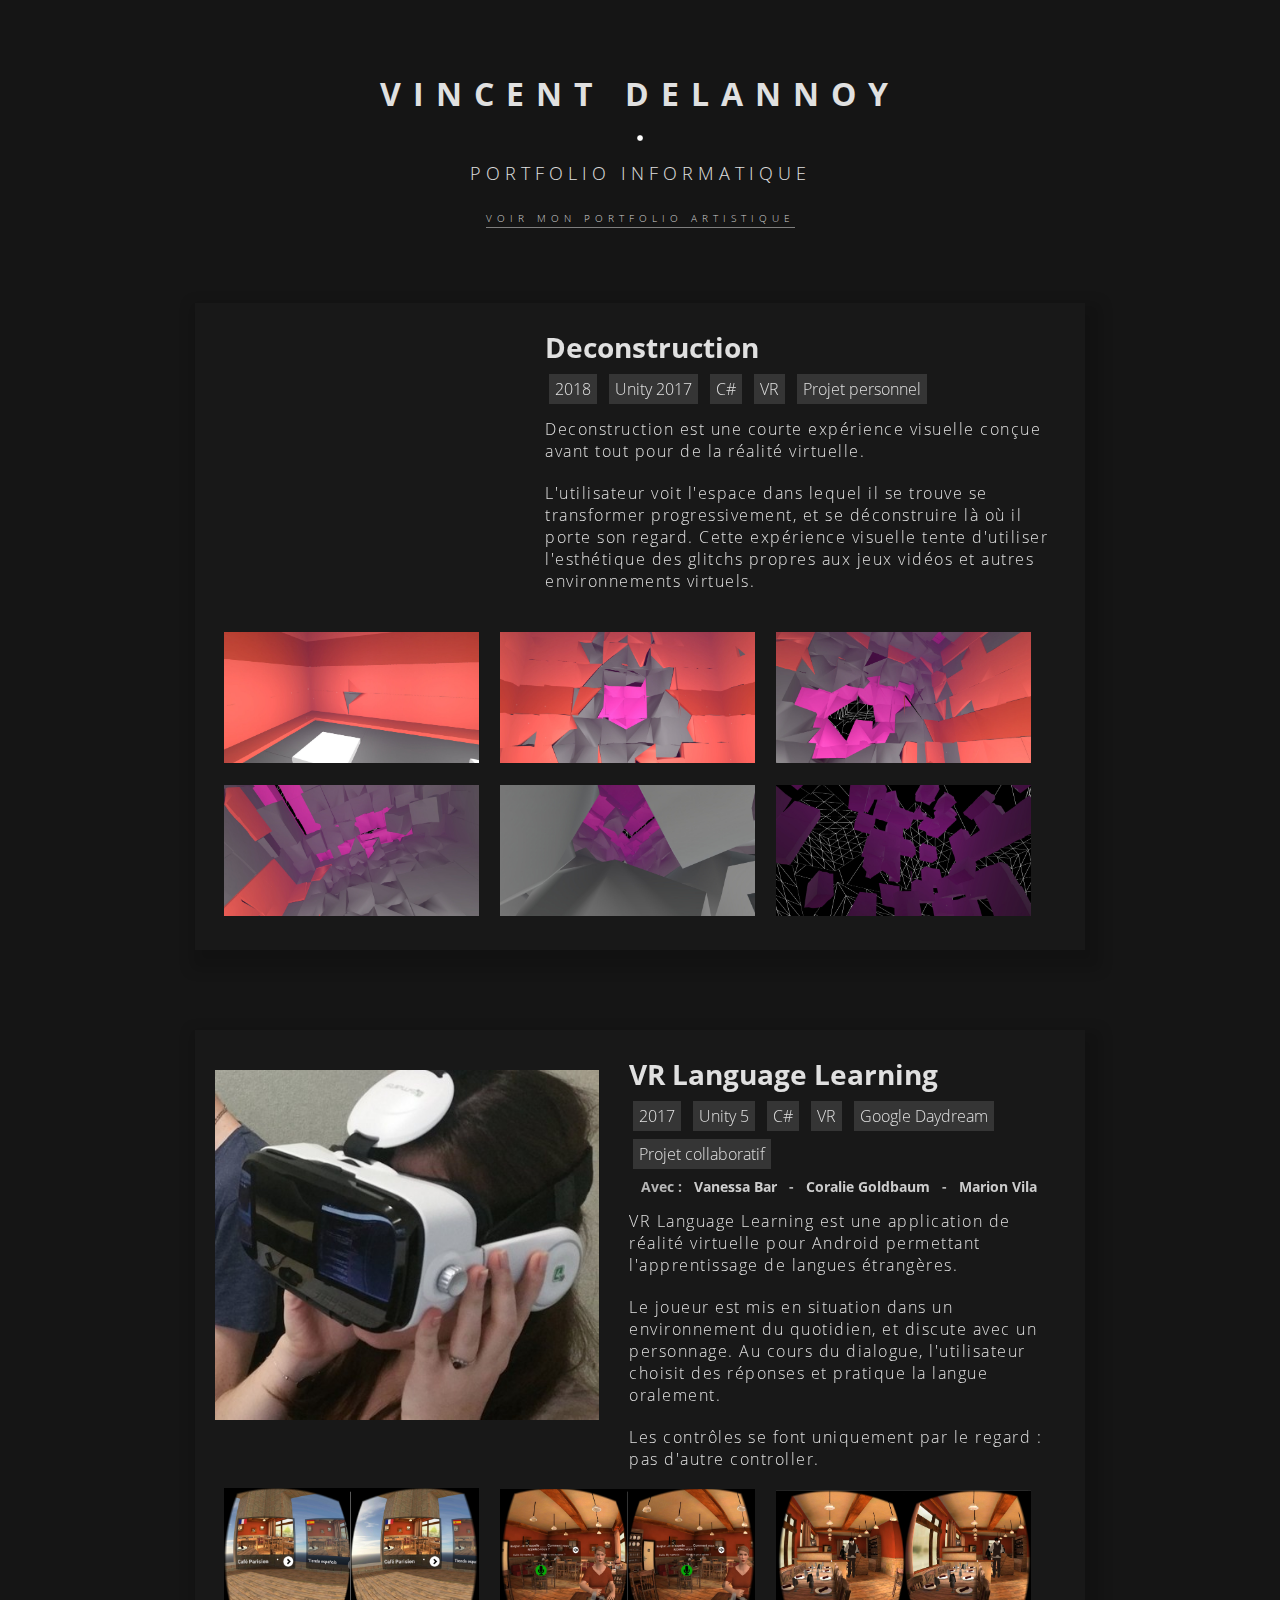
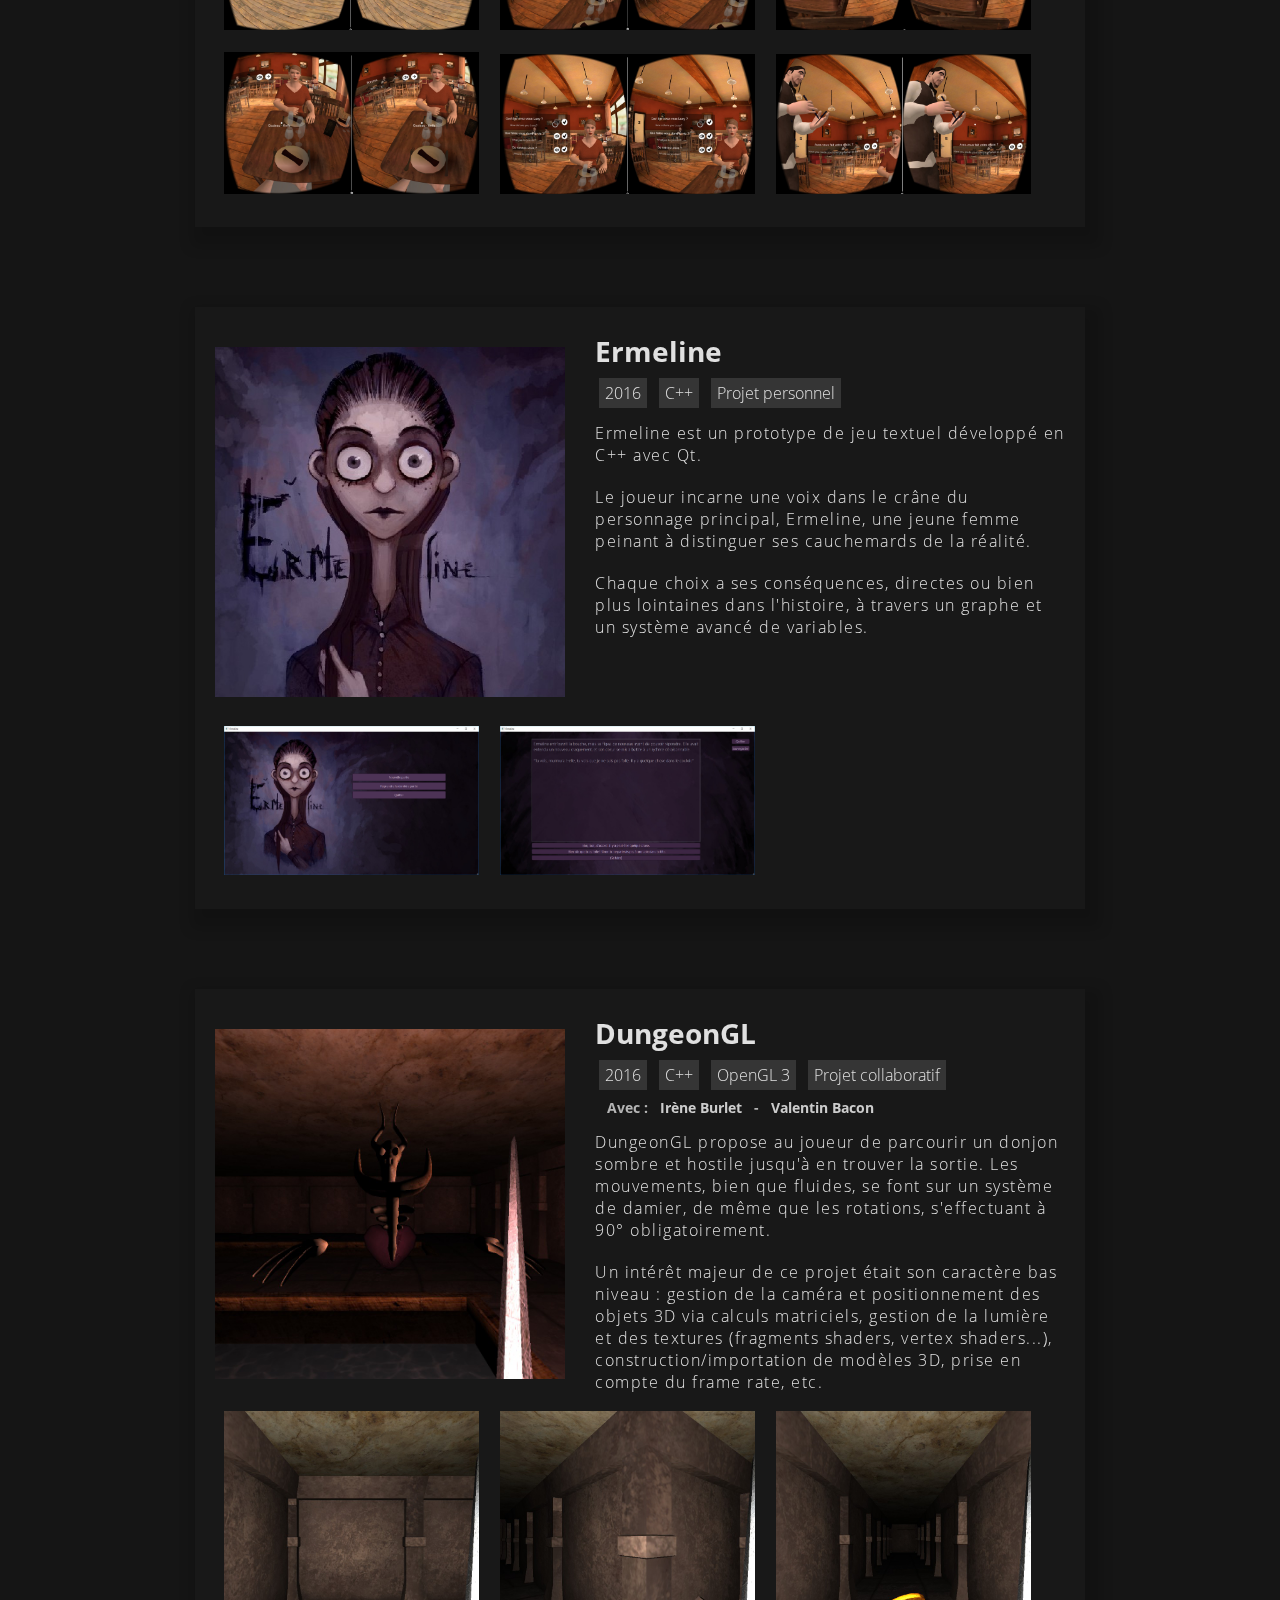
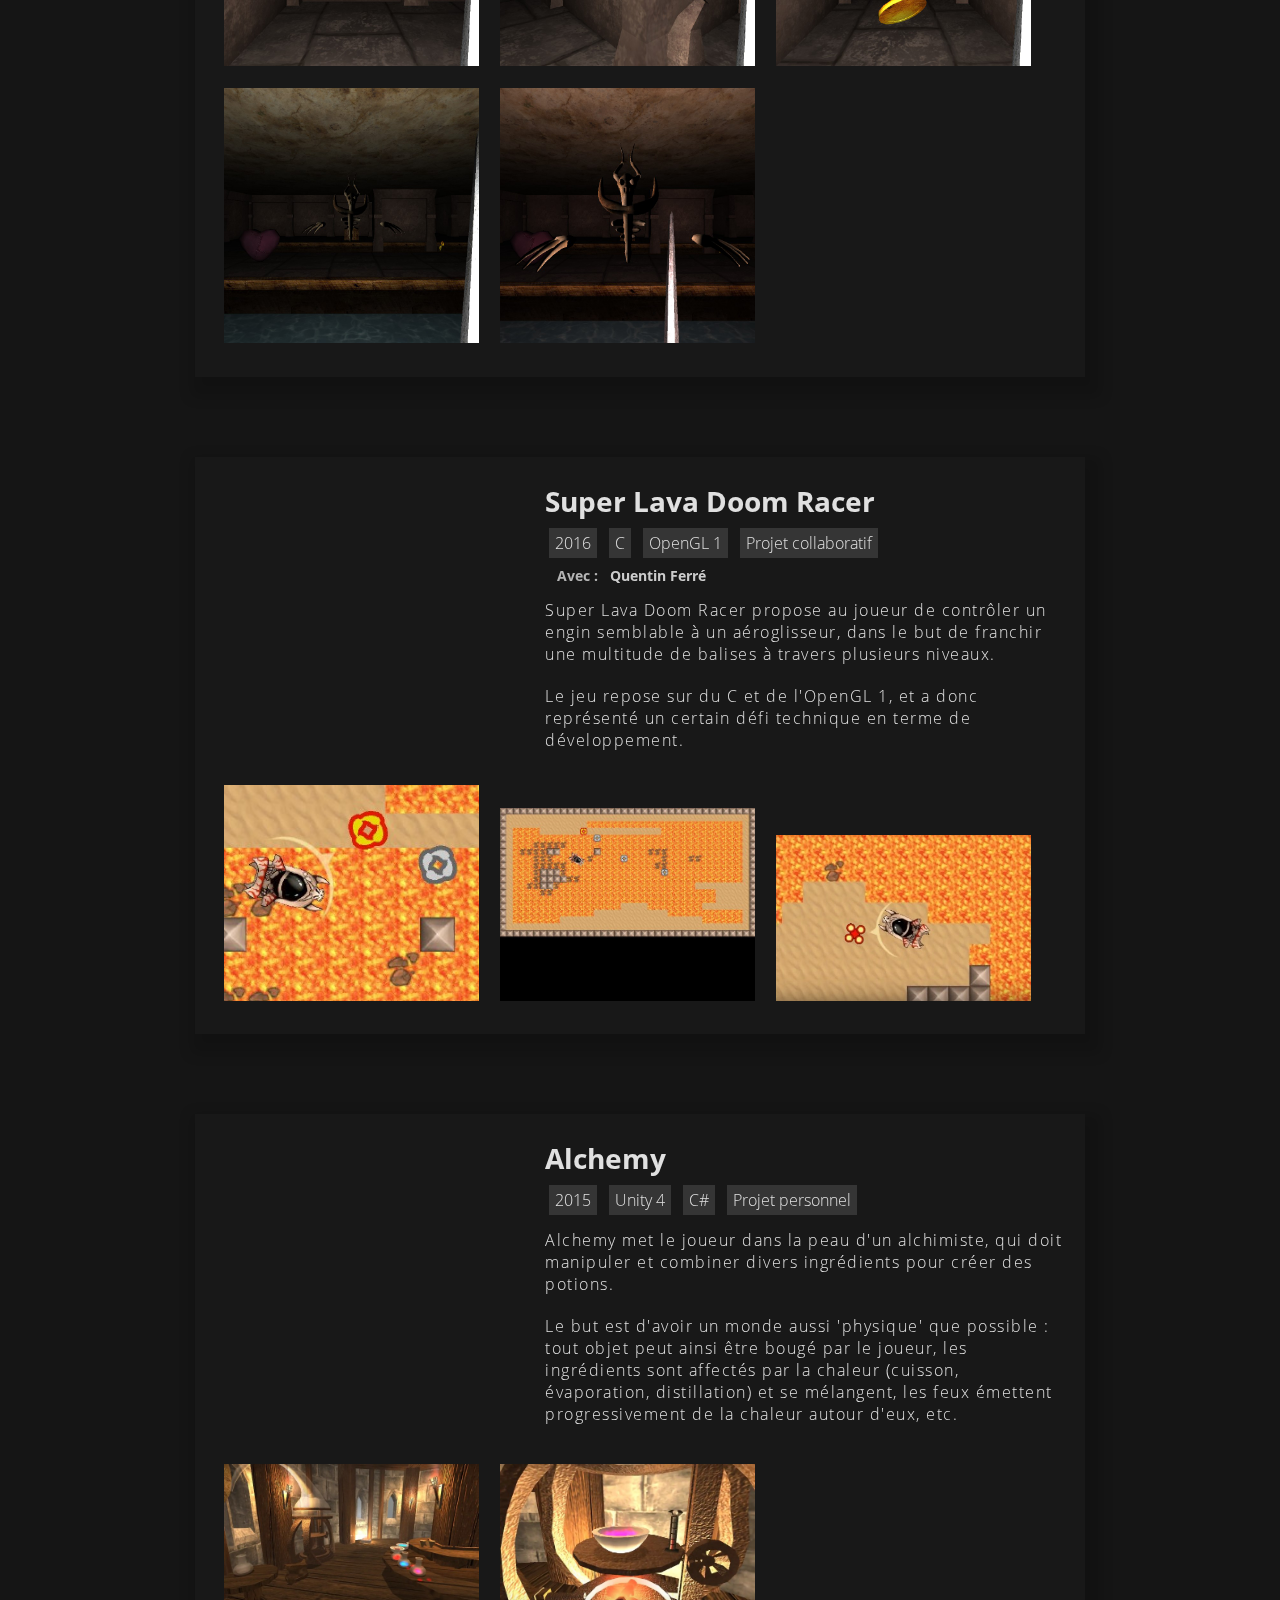
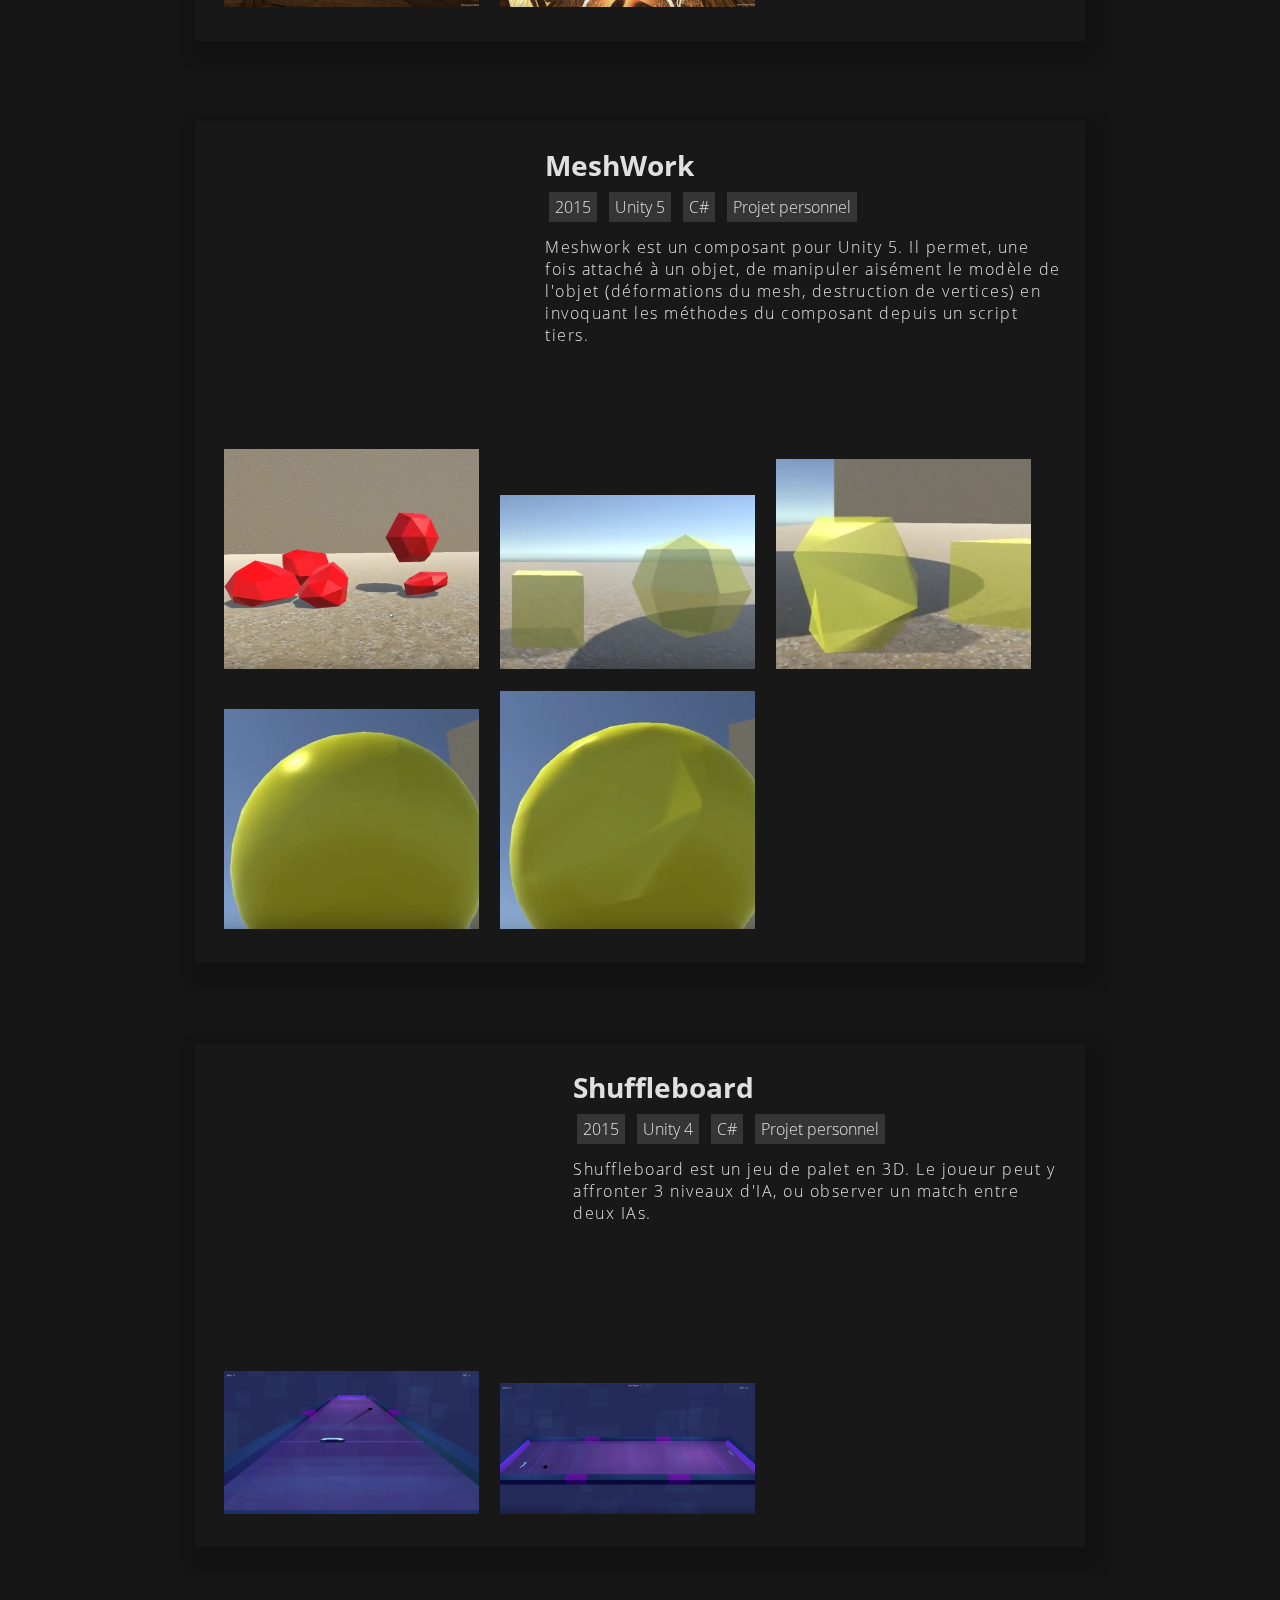
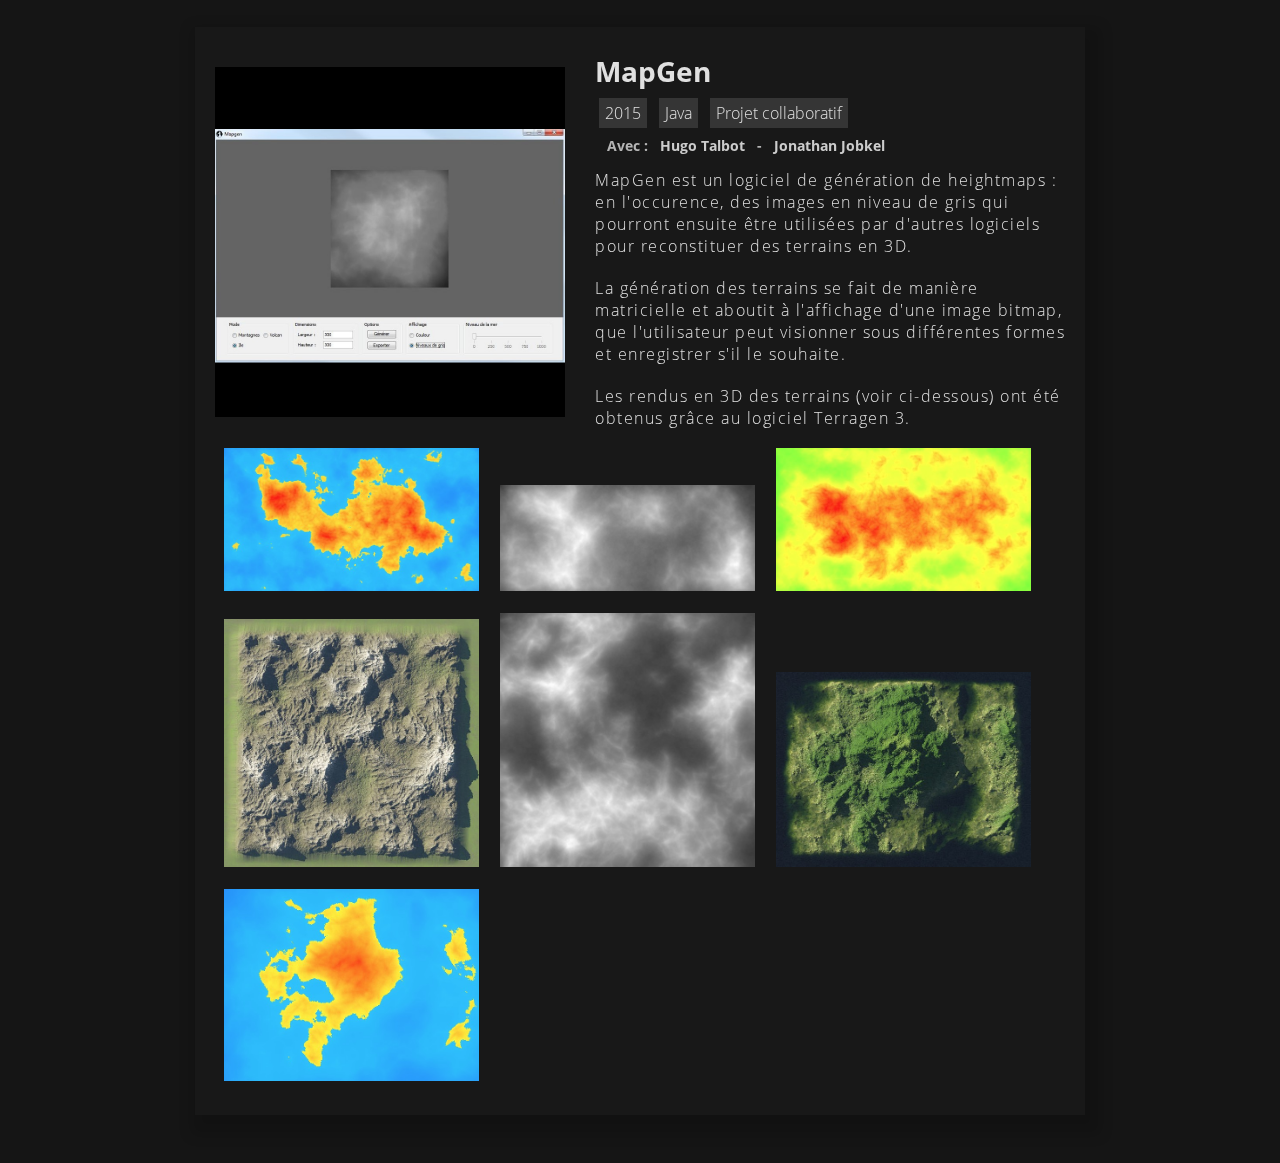
<file: index.html>
<!DOCTYPE html>
<html lang="fr">
	<head>
		<meta name="description" content="Vincent Delannoy. IMAC engineer." />
		<meta name="keywords" content="vincent, delannoy, imac, portfolio, it, computing, informatique, ingenieur, engineer" />
		<meta http-equiv="Content-Type" content="text/html; charset=utf-8" />
		<title>Vincent Delannoy - Ingénieur IMAC</title>
		<link rel="stylesheet" type="text/css" media="screen" href="css/style.css" />
	</head>
	
	<body>
		<header>
			<h1>Vincent Delannoy</h1>
			<img class="separator" src="images/site/round.png">
			<p class="subtitle">Portfolio informatique</p>
			<a href="art.html">Voir mon portfolio artistique</a>
		</header>
	
		<div class="itMenu">

			<div class="project" >
				<div class="horizontal">
					<iframe class="projMainVisual" src="https://www.youtube.com/embed/vd2i4fpXgkU" frameborder="0" allowfullscreen></iframe>
					<div class="projInfos">
						<p class="projTitle">Deconstruction</p>
						<div class="projIitleBox">
							<p class="box">2018</p>
							<p class="box">Unity 2017</p>
							<p class="box">C#</p>
							<p class="box">VR</p>
							<p class="box">Projet personnel</p>
						</div>
						<p class="projDesc">Deconstruction est une courte expérience visuelle conçue avant tout pour de la réalité virtuelle.</p>
						<p class="projDesc">L'utilisateur voit l'espace dans lequel il se trouve se transformer progressivement, et se déconstruire là où il porte son regard.
						Cette expérience visuelle tente d'utiliser l'esthétique des glitchs propres aux jeux vidéos et autres environnements virtuels.</p>
					</div>
				</div>
				<div class="projOtherVisuals">
					<a target="_blank" href="images/it/Deconstruction01.jpg"><div><img class="thumnail" src="images/it/Deconstruction01.jpg"></div></a>
					<a target="_blank" href="images/it/Deconstruction02.jpg"><div><img class="thumnail" src="images/it/Deconstruction02.jpg"></div></a>
					<a target="_blank" href="images/it/Deconstruction03.jpg"><div><img class="thumnail" src="images/it/Deconstruction03.jpg"></div></a>
					<a target="_blank" href="images/it/Deconstruction04.jpg"><div><img class="thumnail" src="images/it/Deconstruction04.jpg"></div></a>
					<a target="_blank" href="images/it/Deconstruction05.jpg"><div><img class="thumnail" src="images/it/Deconstruction05.jpg"></div></a>
					<a target="_blank" href="images/it/Deconstruction06.jpg"><div><img class="thumnail" src="images/it/Deconstruction06.jpg"></div></a>
				</div>
			</div>
			
			<div class="project" >
				<div class="horizontal">
					<img class="projMainVisual" src="images/it/vrlanguage01.jpg">
					<div class="projInfos">
						<p class="projTitle">VR Language Learning</p>
						<div class="projIitleBox">
							<p class="box">2017</p>
							<p class="box">Unity 5</p>
							<p class="box">C#</p>
							<p class="box">VR</p>
							<p class="box">Google Daydream</p>
							<p class="box">Projet collaboratif</p>
							<div class="collaborators">
								<p>Avec :</p>
								<a class="linkAnim collab" target="_blank" href="https://vanessa-bar.github.io/">Vanessa Bar</a>
								<p> - </p>
								<a class="linkAnim collab" target="_blank" href="http://coraliegoldbaum.fr/">Coralie Goldbaum</a>
								<p> - </p>
								<a class="linkAnim collab" target="_blank" href="http://vila-marion.fr/">Marion Vila</a>
							</div>
						</div>
						<p class="projDesc">VR Language Learning est une application de réalité virtuelle pour Android permettant l'apprentissage de langues étrangères.</p>
						<p class="projDesc">Le joueur est mis en situation dans un environnement du quotidien, et discute avec un personnage. Au cours du dialogue, l'utilisateur choisit des réponses et pratique la langue oralement.</p> 
						<p class="projDesc">Les contrôles se font uniquement par le regard : pas d'autre controller.</p> 
					</div>
				</div>
				<div class="projOtherVisuals">
					<a target="_blank" href="images/it/vrlanguage02.jpg"><div><img class="thumnail" src="images/it/vrlanguage02.jpg"></div></a>
					<a target="_blank" href="images/it/vrlanguage03.jpg"><div><img class="thumnail" src="images/it/vrlanguage03.jpg"></div></a>
					<a target="_blank" href="images/it/vrlanguage04.jpg"><div><img class="thumnail" src="images/it/vrlanguage04.jpg"></div></a>
					<a target="_blank" href="images/it/vrlanguage05.jpg"><div><img class="thumnail" src="images/it/vrlanguage05.jpg"></div></a>
					<a target="_blank" href="images/it/vrlanguage06.jpg"><div><img class="thumnail" src="images/it/vrlanguage06.jpg"></div></a>
					<a target="_blank" href="images/it/vrlanguage07.jpg"><div><img class="thumnail" src="images/it/vrlanguage07.jpg"></div></a>
				</div>
			</div>
			
			<div class="project" >
				<div class="horizontal">
					<img class="projMainVisual" src="images/it/Ermeline.jpg">
					<div class="projInfos">
						<p class="projTitle">Ermeline</p>
						<div class="projIitleBox">
							<p class="box">2016</p>
							<p class="box">C++</p>
							<p class="box">Projet personnel</p>
						</div>
						<p class="projDesc">Ermeline est un prototype de jeu textuel développé en C++ avec Qt.</p>
						<p class="projDesc">Le joueur incarne une voix dans le crâne du personnage principal, Ermeline, une jeune femme peinant à distinguer ses cauchemards de la réalité.</p> 
						<p class="projDesc">Chaque choix a ses conséquences, directes ou bien plus lointaines dans l'histoire, à travers un graphe et un système avancé de variables.</p> 
					</div>
				</div>
				<div class="projOtherVisuals">
					<a target="_blank" href="images/it/Ermeline01.jpg"><div><img class="thumnail" src="images/it/Ermeline01.jpg"></div></a>
					<a target="_blank" href="images/it/Ermeline02.jpg"><div><img class="thumnail" src="images/it/Ermeline02.jpg"></div></a>
				</div>
			</div>
			
			<div class="project" >
				<div class="horizontal">
					<img class="projMainVisual" src="images/it/DungeonGL07.jpg">
					<div class="projInfos">
						<p class="projTitle">DungeonGL</p>
						<div class="projIitleBox">
							<p class="box">2016</p>
							<p class="box">C++</p>
							<p class="box">OpenGL 3</p>
							<p class="box">Projet collaboratif</p>
							<div class="collaborators">
								<p>Avec :</p>
								<p class="collab">Irène Burlet</p>
								<p> - </p>
								<p class="collab">Valentin Bacon</p>
							</div>
						</div>
						<p class="projDesc">DungeonGL propose au joueur de parcourir un donjon sombre et hostile jusqu'à en trouver la sortie. Les mouvements, bien que fluides, se font sur un système de damier, de même que les rotations, s'effectuant à 90° obligatoirement.</p>
						<p class="projDesc">Un intérêt majeur de ce projet était son caractère bas niveau : gestion de la caméra et positionnement des objets 3D via calculs matriciels, gestion de la lumière et des textures (fragments shaders, vertex shaders...), construction/importation de modèles 3D, prise en compte du frame rate, etc.</p> 
					</div>
				</div>
				<div class="projOtherVisuals">
					<a target="_blank" href="images/it/DungeonGL01.jpg"><div><img class="thumnail" src="images/it/DungeonGL01.jpg"></div></a>
					<a target="_blank" href="images/it/DungeonGL02.jpg"><div><img class="thumnail" src="images/it/DungeonGL02.jpg"></div></a>
					<a target="_blank" href="images/it/DungeonGL03.jpg"><div><img class="thumnail" src="images/it/DungeonGL03.jpg"></div></a>
					<a target="_blank" href="images/it/DungeonGL04.jpg"><div><img class="thumnail" src="images/it/DungeonGL04.jpg"></div></a>
					<a target="_blank" href="images/it/DungeonGL06.jpg"><div><img class="thumnail" src="images/it/DungeonGL06.jpg"></div></a>
				</div>
			</div>

			<div class="project" >
				<div class="horizontal">
					<iframe class="projMainVisual" src="https://www.youtube.com/embed/GVJ3AVyT9Uo" frameborder="0" allowfullscreen></iframe>
					<div class="projInfos">
						<p class="projTitle">Super Lava Doom Racer</p>
						<div class="projIitleBox">
							<p class="box">2016</p>
							<p class="box">C</p>
							<p class="box">OpenGL 1</p>
							<p class="box">Projet collaboratif</p>
							<div class="collaborators">
								<p>Avec :</p>
								<a class="linkAnim collab" target="_blank" href="https://www.linkedin.com/in/quentin-ferre">Quentin Ferré</a>
							</div>
						</div>
						<p class="projDesc">Super Lava Doom Racer propose au joueur de contrôler un engin semblable à un aéroglisseur, dans le but de franchir une multitude de balises à travers plusieurs niveaux.</p>
						<p class="projDesc">Le jeu repose sur du C et de l'OpenGL 1, et a donc représenté un certain défi technique en terme de développement.</p> 
					</div>
				</div>
				<div class="projOtherVisuals">
					<a target="_blank" href="images/it/SLDR01.jpg"><div><img class="thumnail" src="images/it/SLDR01.jpg"></div></a>
					<a target="_blank" href="images/it/SLDR03.jpg"><div><img class="thumnail" src="images/it/SLDR03.jpg"></div></a>
					<a target="_blank" href="images/it/SLDR04.jpg"><div><img class="thumnail" src="images/it/SLDR04.jpg"></div></a>
				</div>
			</div>

			<div class="project" >
				<div class="horizontal">
					<iframe class="projMainVisual" src="https://www.youtube.com/embed/BE6idTuNK0I" frameborder="0" allowfullscreen></iframe>
					<div class="projInfos">
						<p class="projTitle">Alchemy</p>
						<div class="projIitleBox">
							<p class="box">2015</p>
							<p class="box">Unity 4</p>
							<p class="box">C#</p>
							<p class="box">Projet personnel</p>
						</div>
						<p class="projDesc">Alchemy met le joueur dans la peau d'un alchimiste, qui doit manipuler et combiner divers ingrédients pour créer des potions.</p>
						<p class="projDesc">Le but est d'avoir un monde aussi 'physique' que possible : tout objet peut ainsi être bougé par le joueur, les ingrédients sont affectés par la chaleur (cuisson, évaporation, distillation) et se mélangent, les feux émettent progressivement de la chaleur autour d'eux, etc.</p>
						<p class="projDesc"></p>
					</div>
				</div>
				<div class="projOtherVisuals">
					<a target="_blank" href="images/it/alchemy_02.jpg"><div><img class="thumnail" src="images/it/alchemy_02.jpg"></div></a>
					<a target="_blank" href="images/it/alchemy_03.jpg"><div><img class="thumnail" src="images/it/alchemy_03.jpg"></div></a>
				</div>
			</div>

			<div class="project" >
				<div class="horizontal">
					<iframe class="projMainVisual" src="https://www.youtube.com/embed/uBLpuYDGMZU" frameborder="0" allowfullscreen></iframe>
					<div class="projInfos">
						<p class="projTitle">MeshWork</p>
						<div class="projIitleBox">
							<p class="box">2015</p>
							<p class="box">Unity 5</p>
							<p class="box">C#</p>
							<p class="box">Projet personnel</p>
						</div>
						<p class="projDesc">Meshwork est un composant pour Unity 5. Il permet, une fois attaché à un objet, de manipuler aisément le modèle de l'objet (déformations du mesh, destruction de vertices) en invoquant les méthodes du composant depuis un script tiers.</p> 
					</div>
				</div>
				<div class="projOtherVisuals">
					<a target="_blank" href="images/it/Meshwork01.jpg"><div><img class="thumnail" src="images/it/Meshwork01.jpg"></div></a>
					<a target="_blank" href="images/it/Meshwork03.jpg"><div><img class="thumnail" src="images/it/Meshwork03.jpg"></div></a>
					<a target="_blank" href="images/it/Meshwork02.jpg"><div><img class="thumnail" src="images/it/Meshwork02.jpg"></div></a>
					<a target="_blank" href="images/it/Meshwork04.jpg"><div><img class="thumnail" src="images/it/Meshwork04.jpg"></div></a>
					<a target="_blank" href="images/it/Meshwork05.jpg"><div><img class="thumnail" src="images/it/Meshwork05.jpg"></div></a>
				</div>
			</div>
			
			<div class="project" >
				<div class="horizontal">
					<iframe class="projMainVisual" src="https://www.youtube.com/embed/bMzDbdo1xC0" frameborder="0" allowfullscreen></iframe>
					<div class="projInfos">
						<p class="projTitle">Shuffleboard</p>
						<div class="projIitleBox">
							<p class="box">2015</p>
							<p class="box">Unity 4</p>
							<p class="box">C#</p>
							<p class="box">Projet personnel</p>
						</div>
						<p class="projDesc">Shuffleboard est un jeu de palet en 3D. Le joueur peut y affronter 3 niveaux d'IA, ou observer un match entre deux IAs.</p>
					</div>
				</div>
				<div class="projOtherVisuals">
					<a target="_blank" href="images/it/Shuffleboard01.jpg"><div><img class="thumnail" src="images/it/Shuffleboard01.jpg"></div></a>
					<a target="_blank" href="images/it/Shuffleboard03.jpg"><div><img class="thumnail" src="images/it/Shuffleboard03.jpg"></div></a>
				</div>
			</div>
			
			<div class="project" >
				<div class="horizontal">
					<img class="projMainVisual" src="images/it/Mapgen.png">
					<div class="projInfos">
						<p class="projTitle">MapGen</p>
						<div class="projIitleBox">
							<p class="box">2015</p>
							<p class="box">Java</p>
							<p class="box">Projet collaboratif</p>
							<div class="collaborators">
								<p>Avec :</p>
								<p class="collab">Hugo Talbot</p>
								<p> - </p>
								<p class="collab">Jonathan Jobkel</p>
							</div>
						</div>
						<p class="projDesc">MapGen est un logiciel de génération de heightmaps : en l'occurence, des images en niveau de gris qui pourront ensuite être utilisées par d'autres logiciels pour reconstituer des terrains en 3D. </p> 
						<p class="projDesc">La génération des terrains se fait de manière matricielle et aboutit à l'affichage d'une image bitmap, que l'utilisateur peut visionner sous différentes formes et enregistrer s'il le souhaite.</p>
						<p class="projDesc">Les rendus en 3D des terrains (voir ci-dessous) ont été obtenus grâce au logiciel Terragen 3.</p>
					</div>
				</div>
				<div class="projOtherVisuals">
					<a target="_blank" href="images/it/Mapgen01.jpg"><div><img class="thumnail" src="images/it/Mapgen01.jpg"></div></a>
					<a target="_blank" href="images/it/Mapgen04.jpg"><div><img class="thumnail" src="images/it/Mapgen04.jpg"></div></a>
					<a target="_blank" href="images/it/Mapgen08.jpg"><div><img class="thumnail" src="images/it/Mapgen08.jpg"></div></a>
					<a target="_blank" href="images/it/Mapgen02.jpg"><div><img class="thumnail" src="images/it/Mapgen02.jpg"></div></a>
					<a target="_blank" href="images/it/Mapgen03.jpg"><div><img class="thumnail" src="images/it/Mapgen03.jpg"></div></a>
					<a target="_blank" href="images/it/Mapgen05.jpg"><div><img class="thumnail" src="images/it/Mapgen05.jpg"></div></a>
					<a target="_blank" href="images/it/Mapgen06.jpg"><div><img class="thumnail" src="images/it/Mapgen06.jpg"></div></a>
				</div>
			</div>

		</div>
	</body>
</html>
</file>
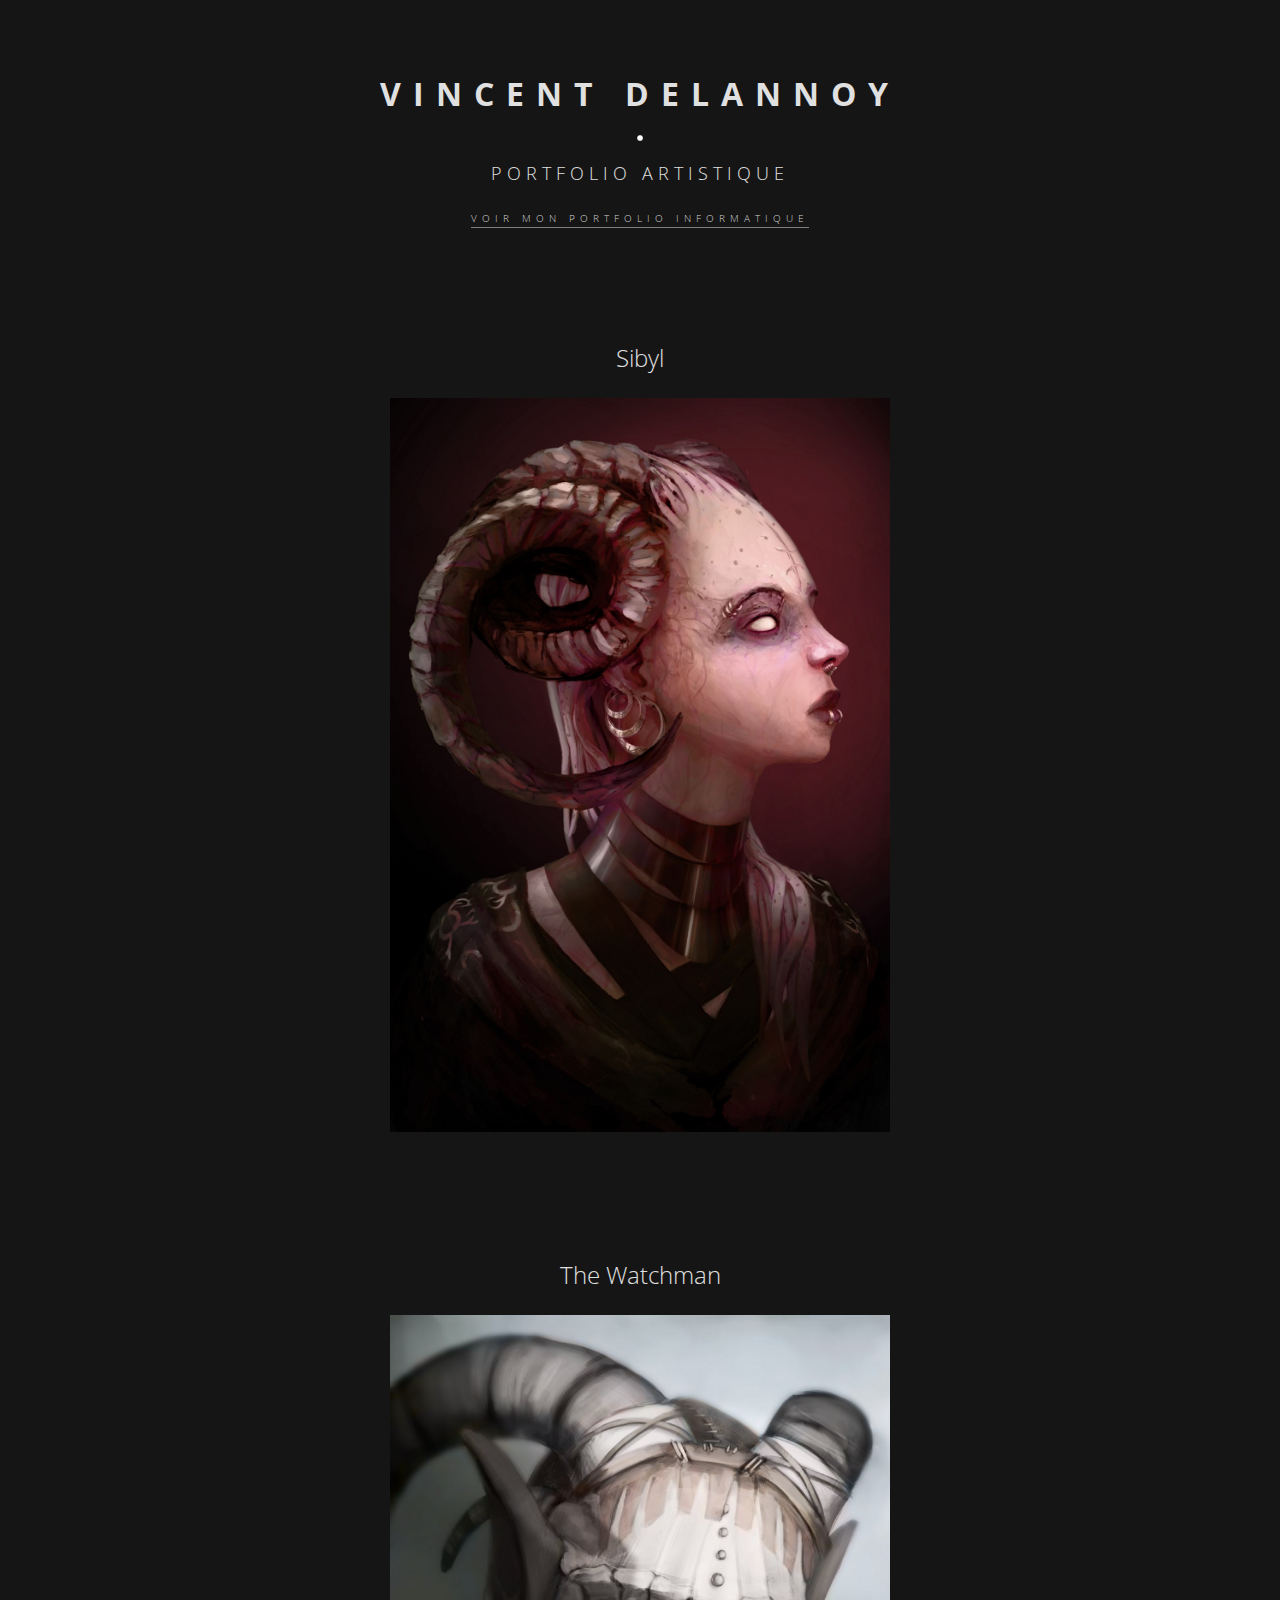
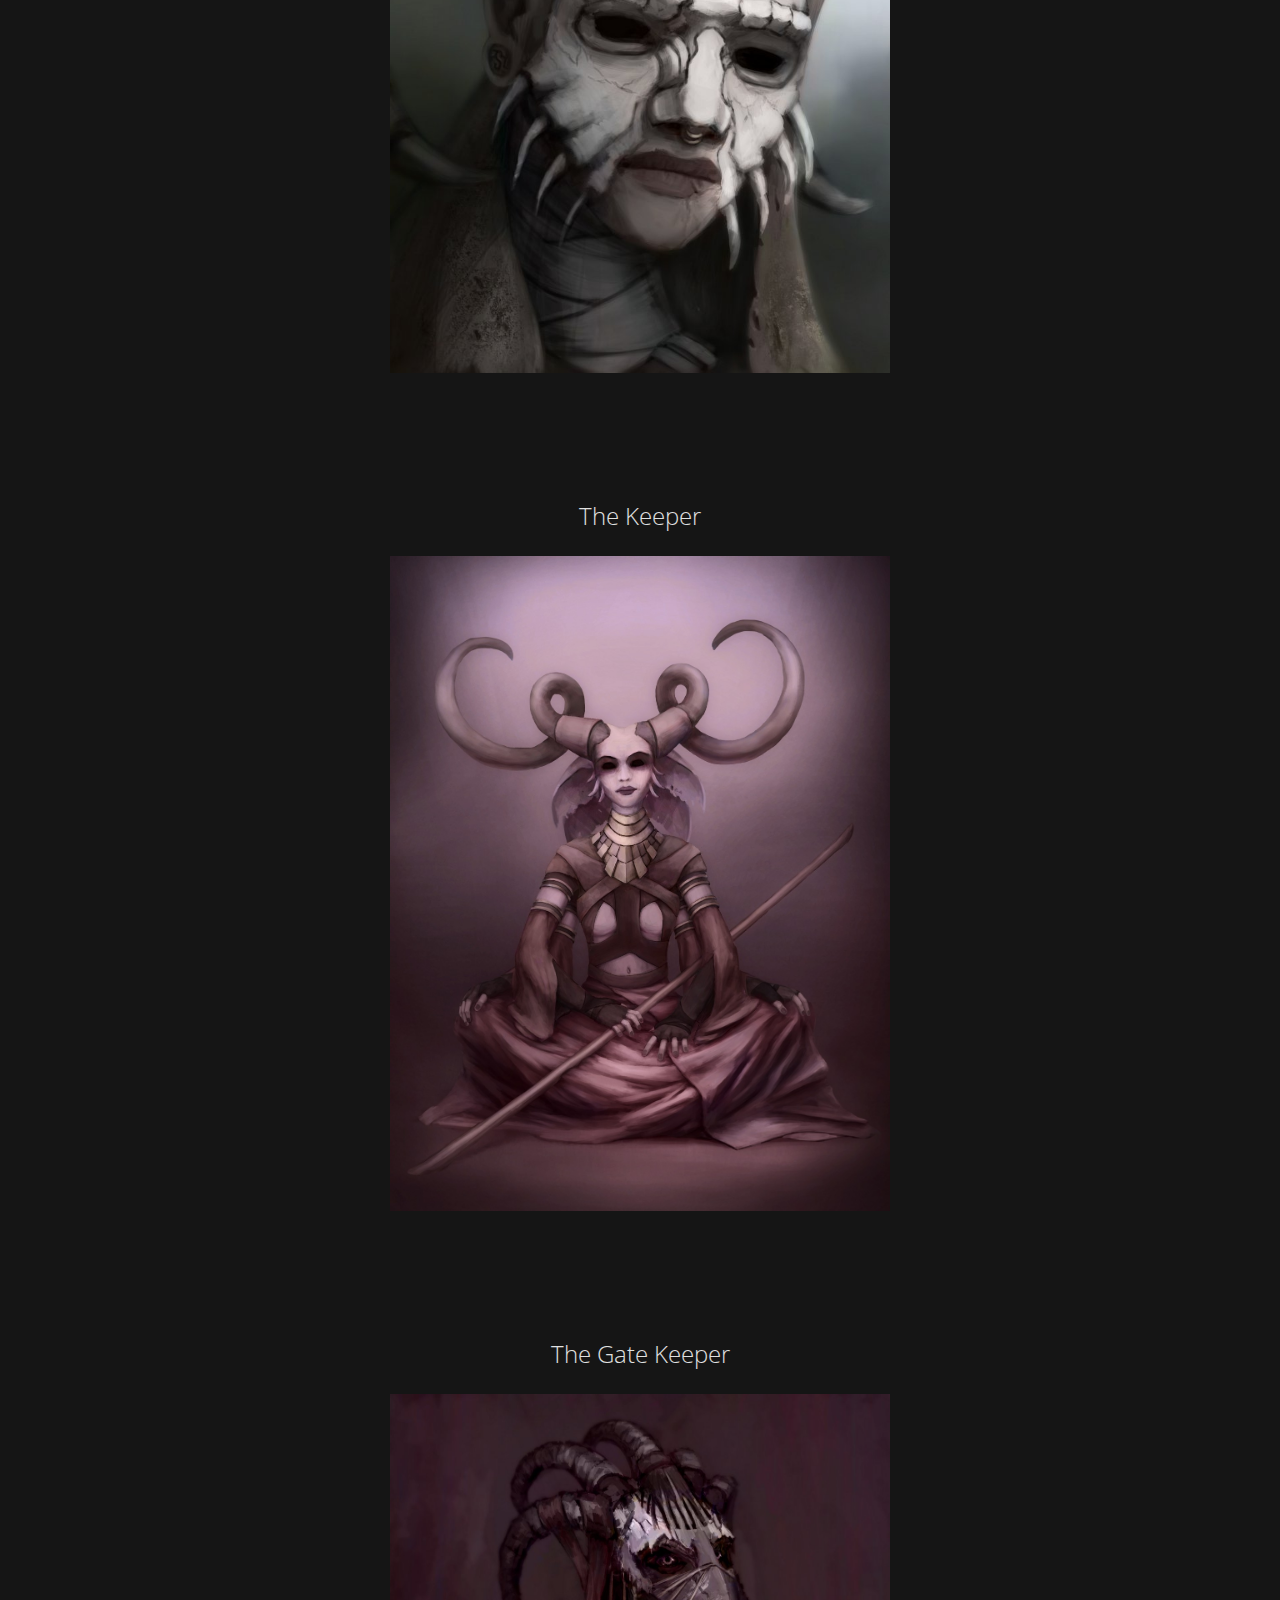
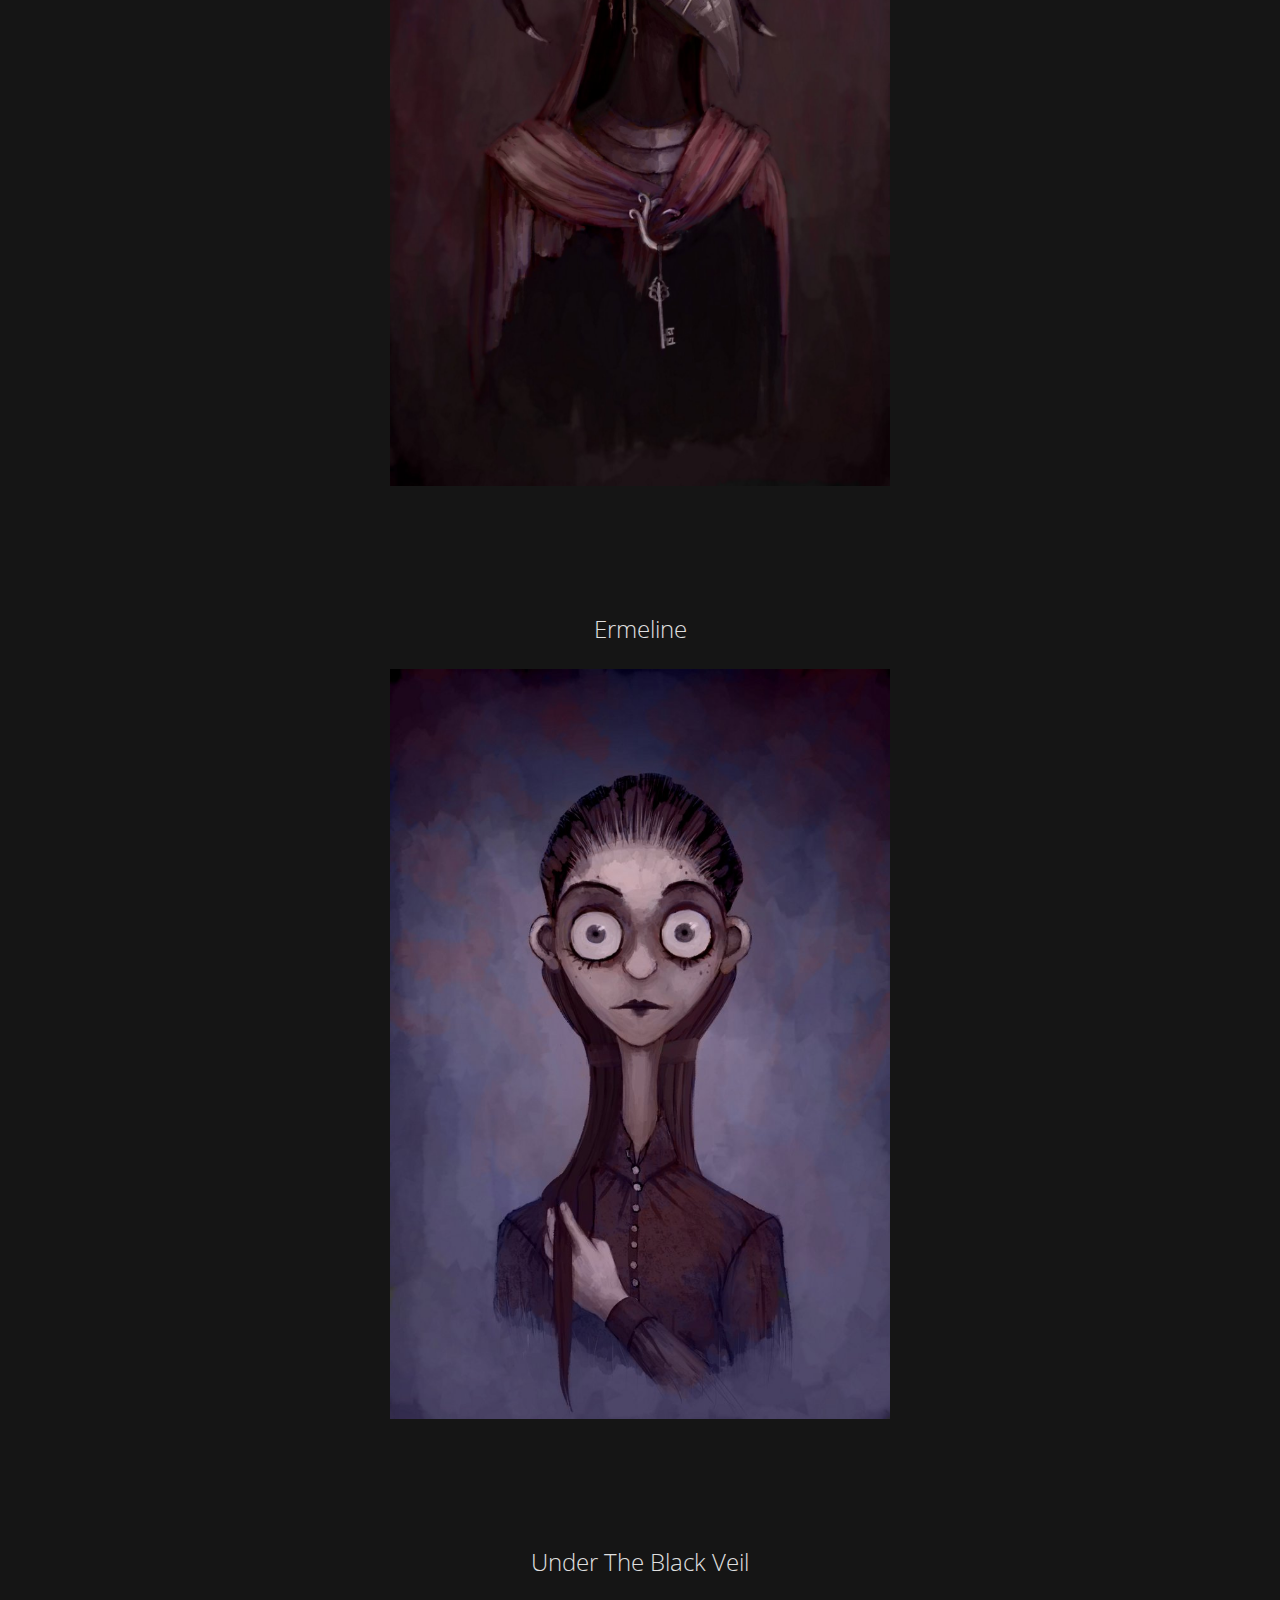
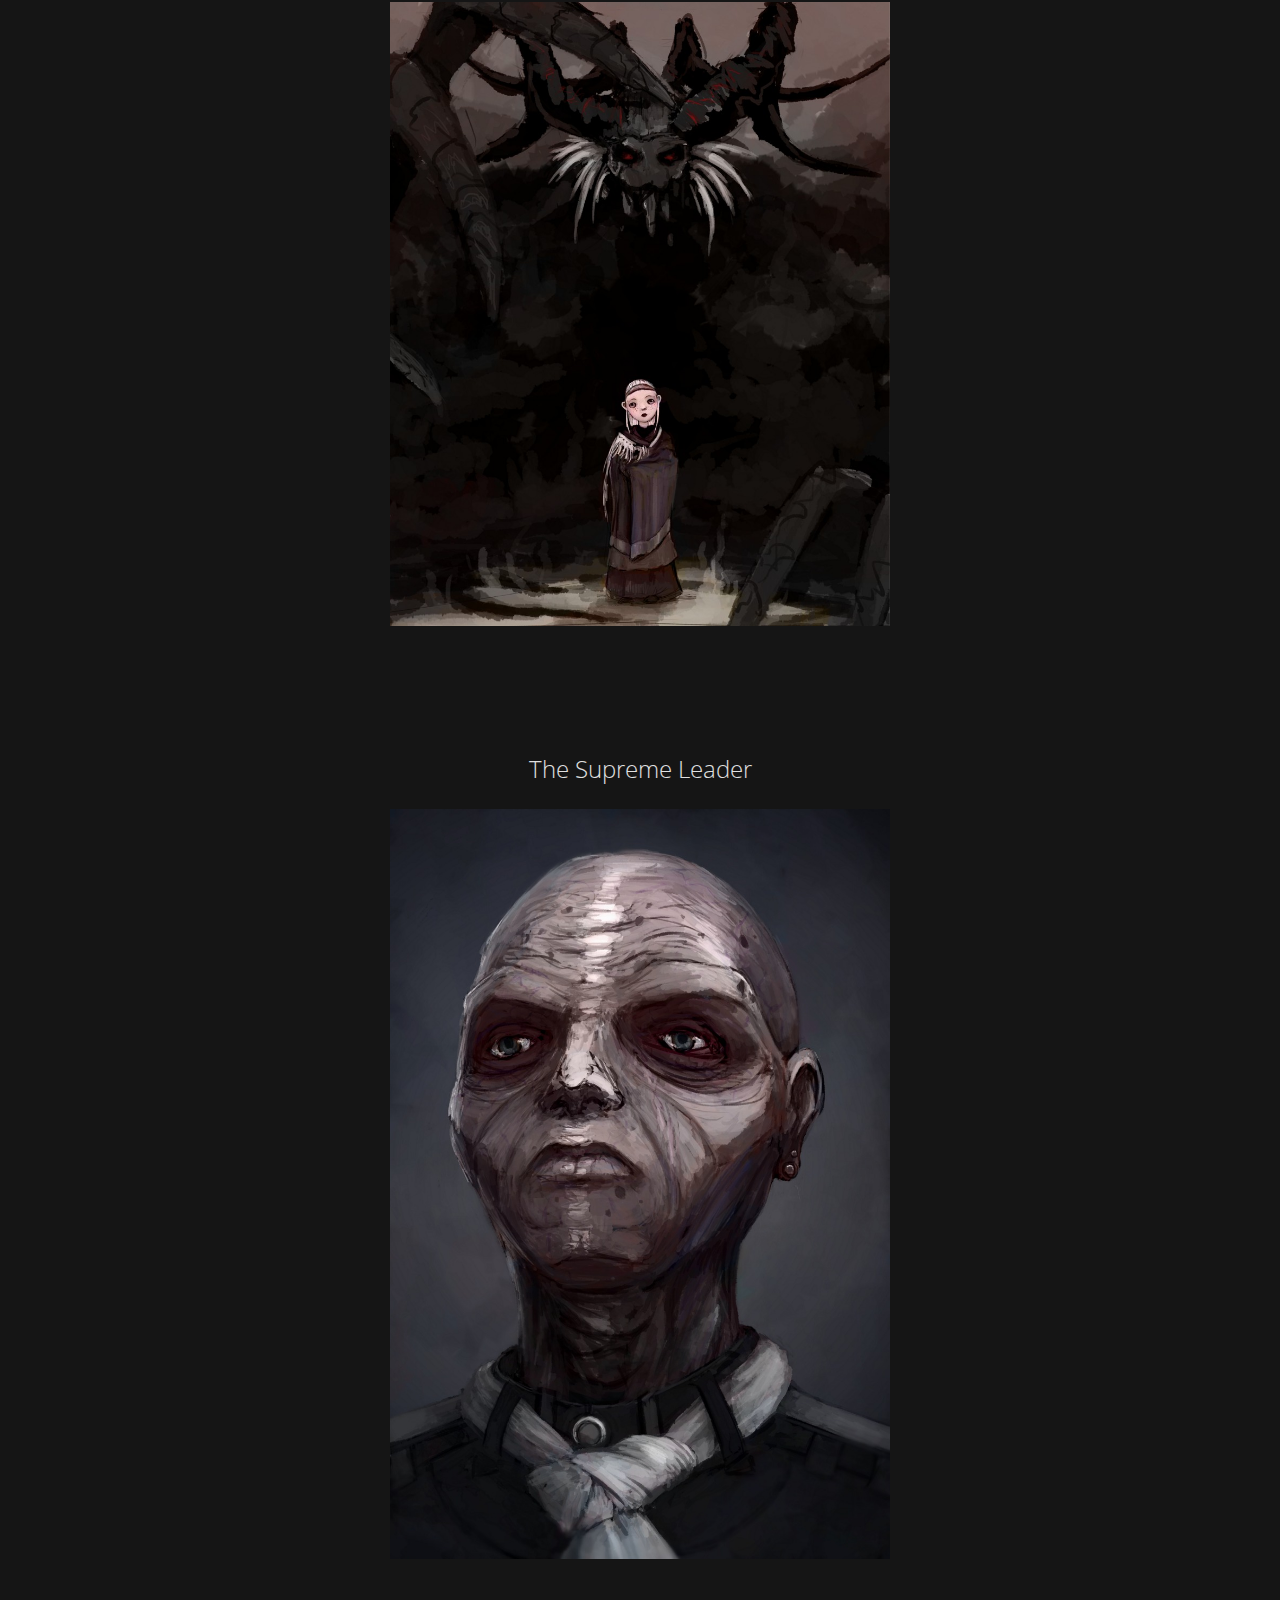
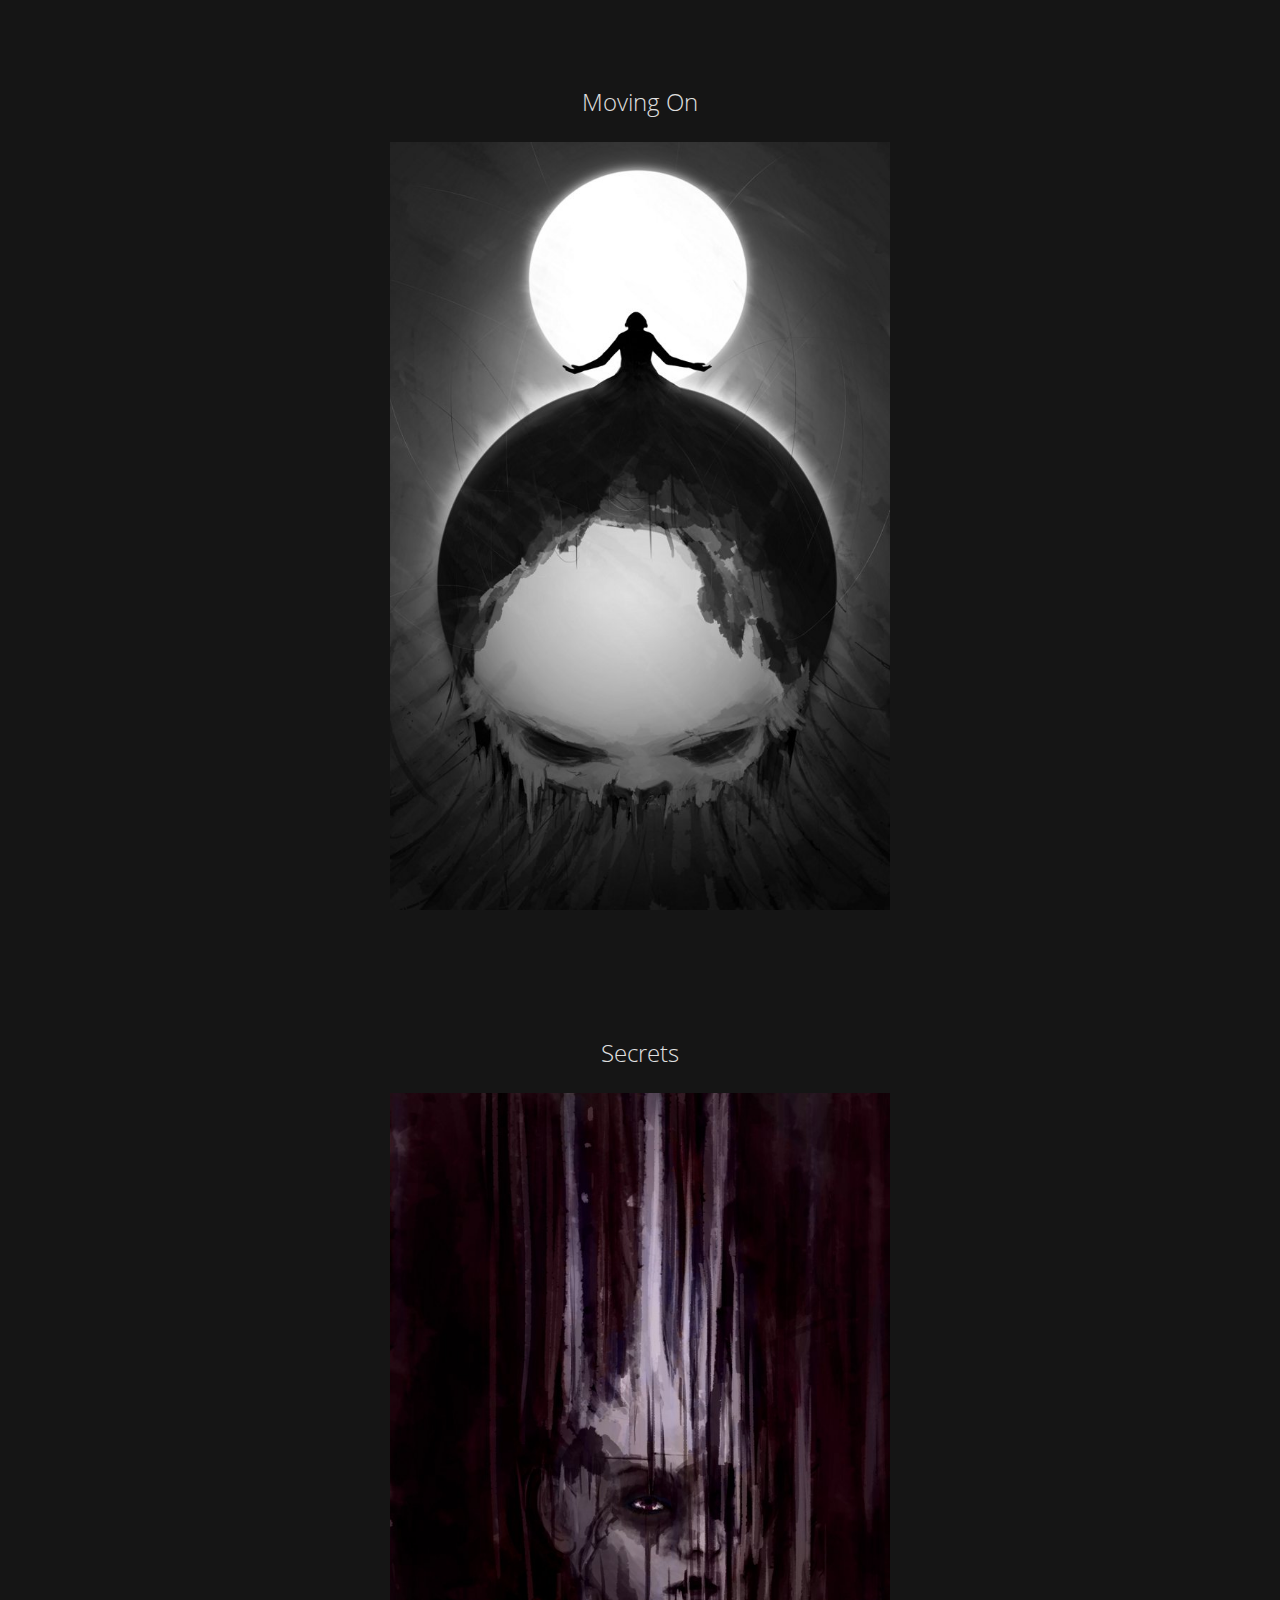
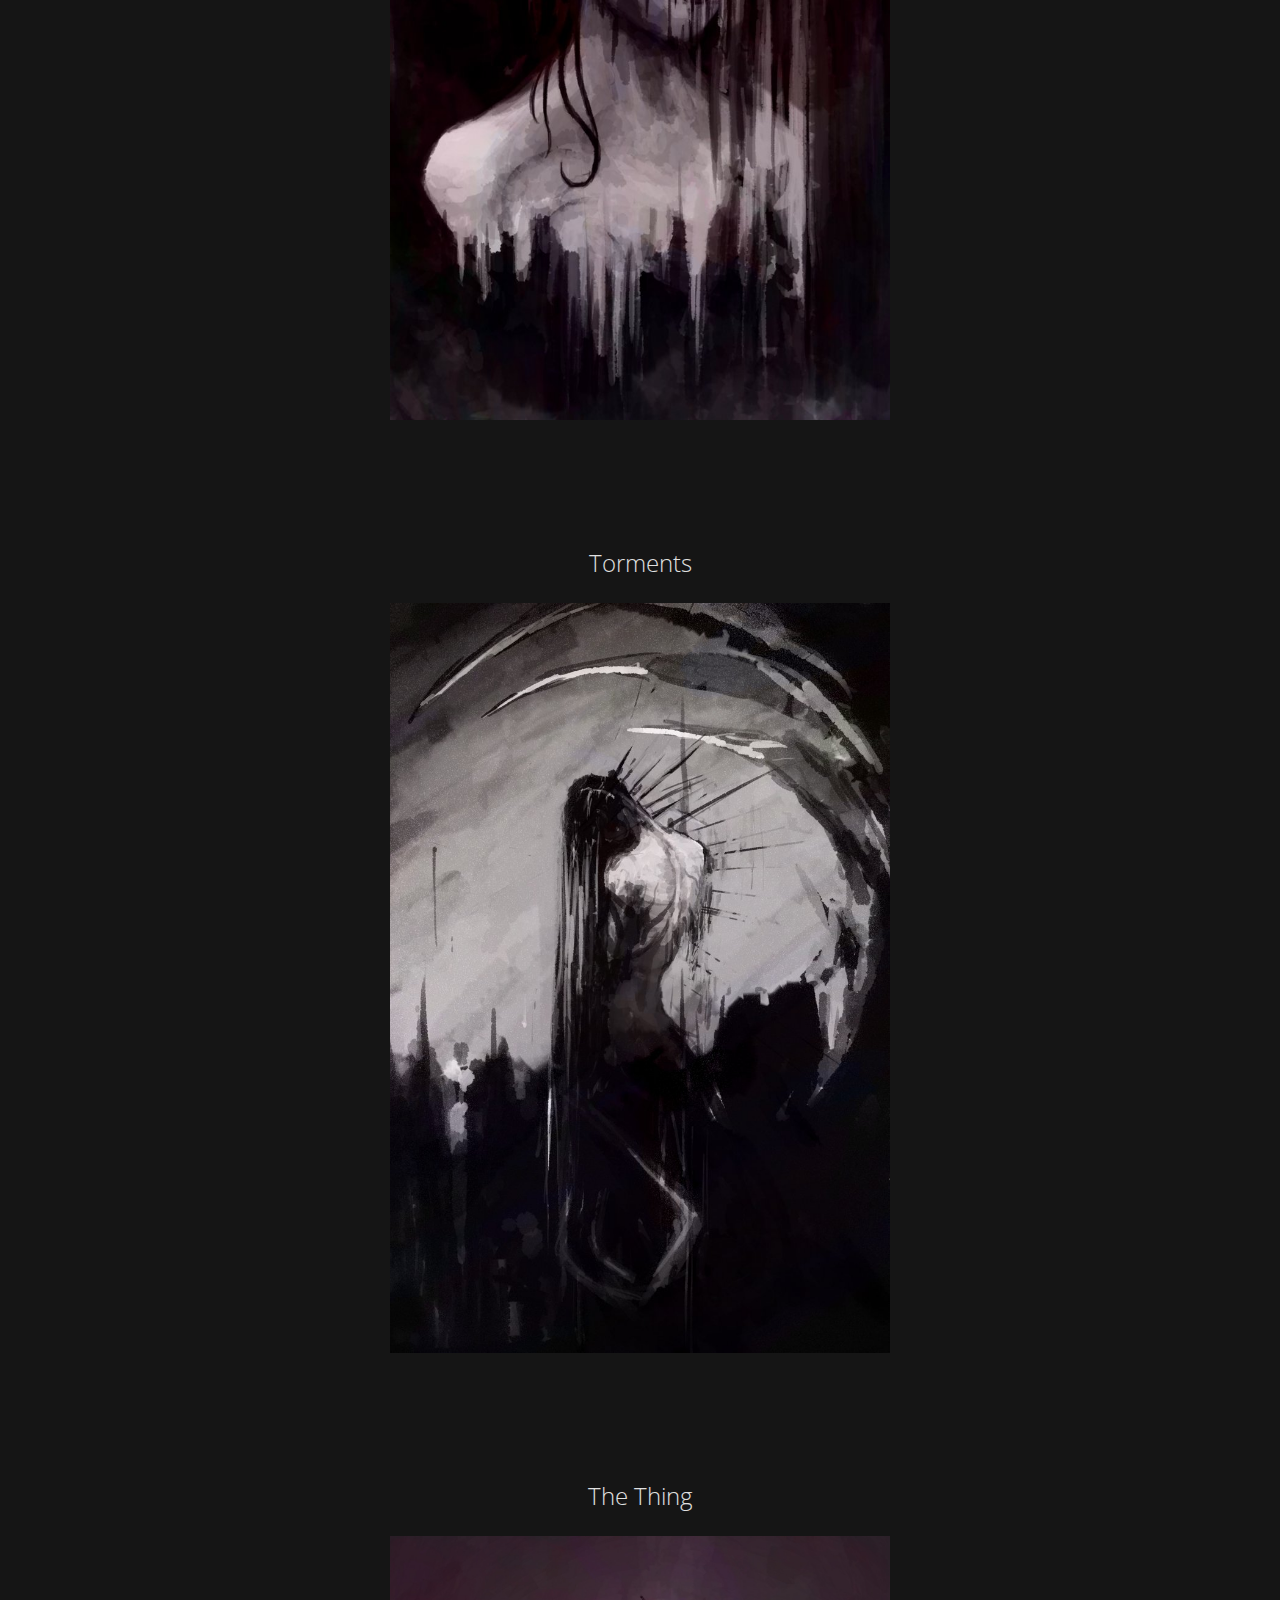
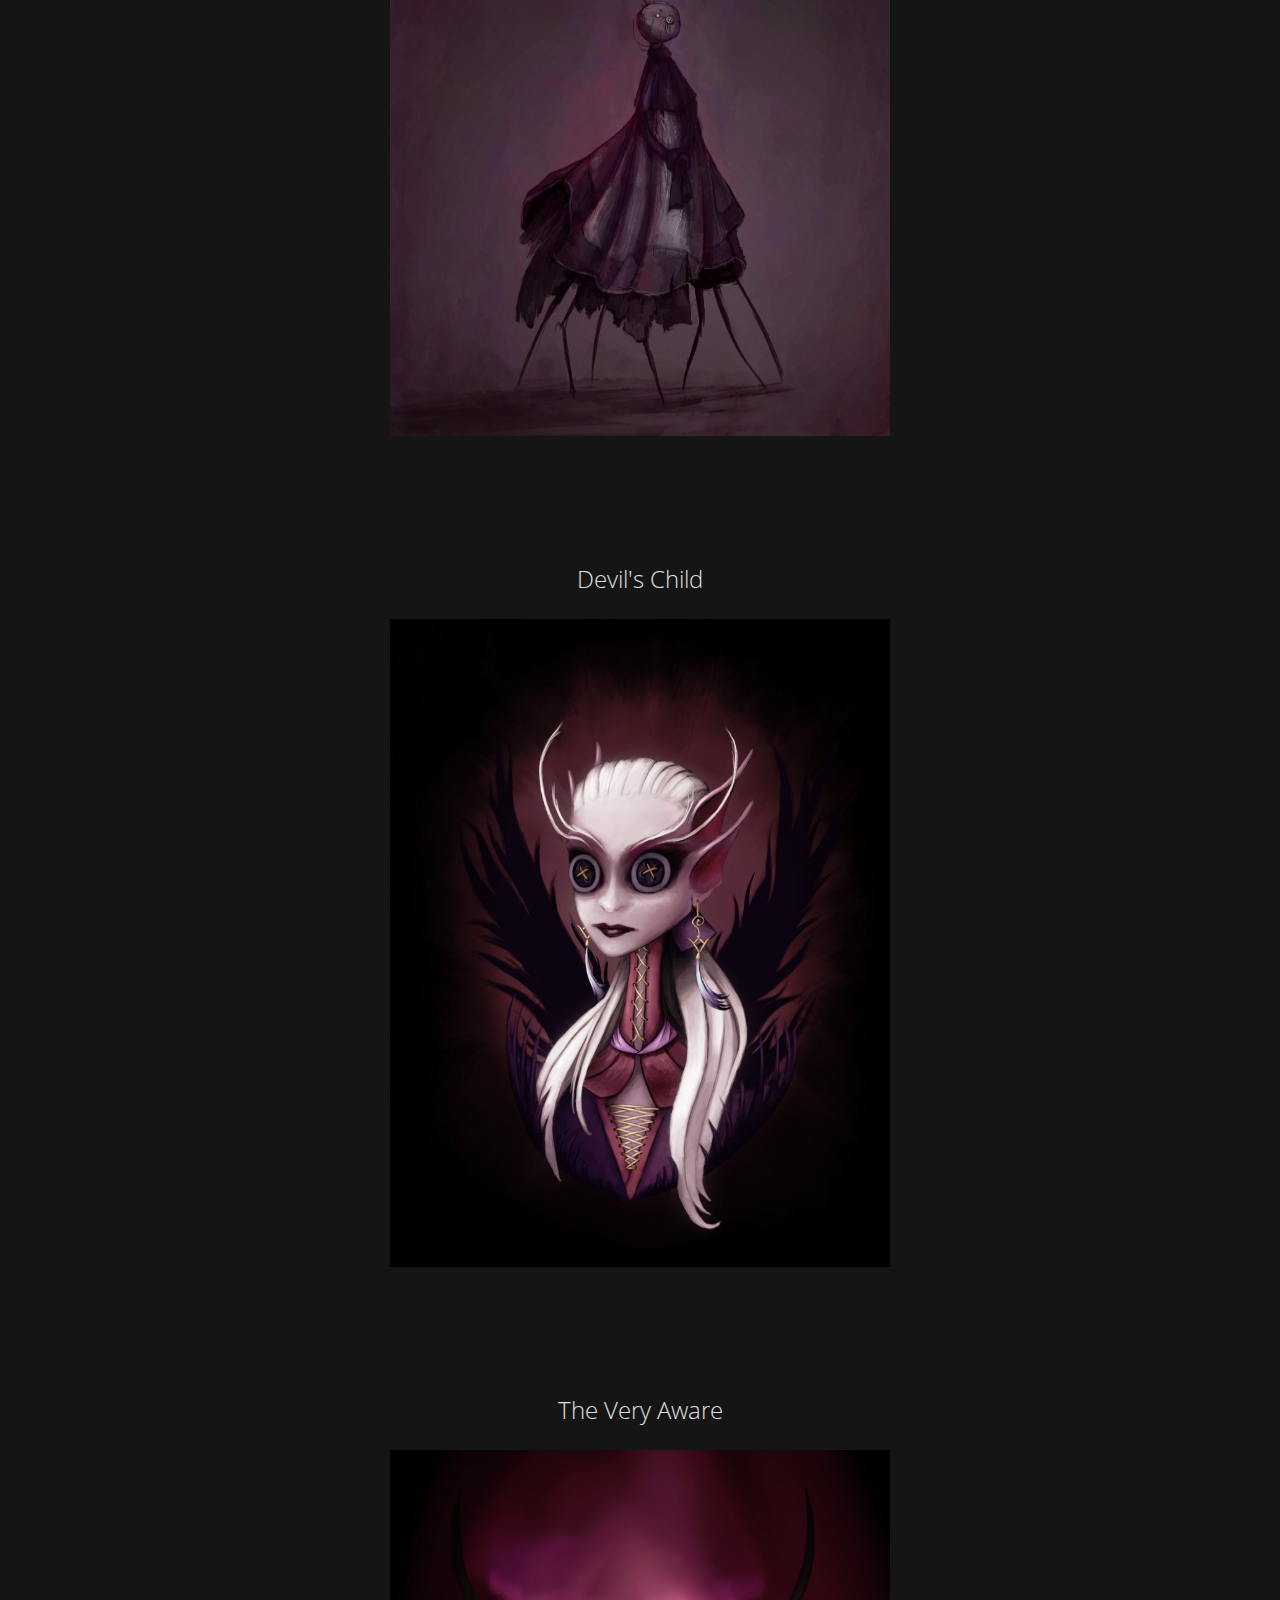
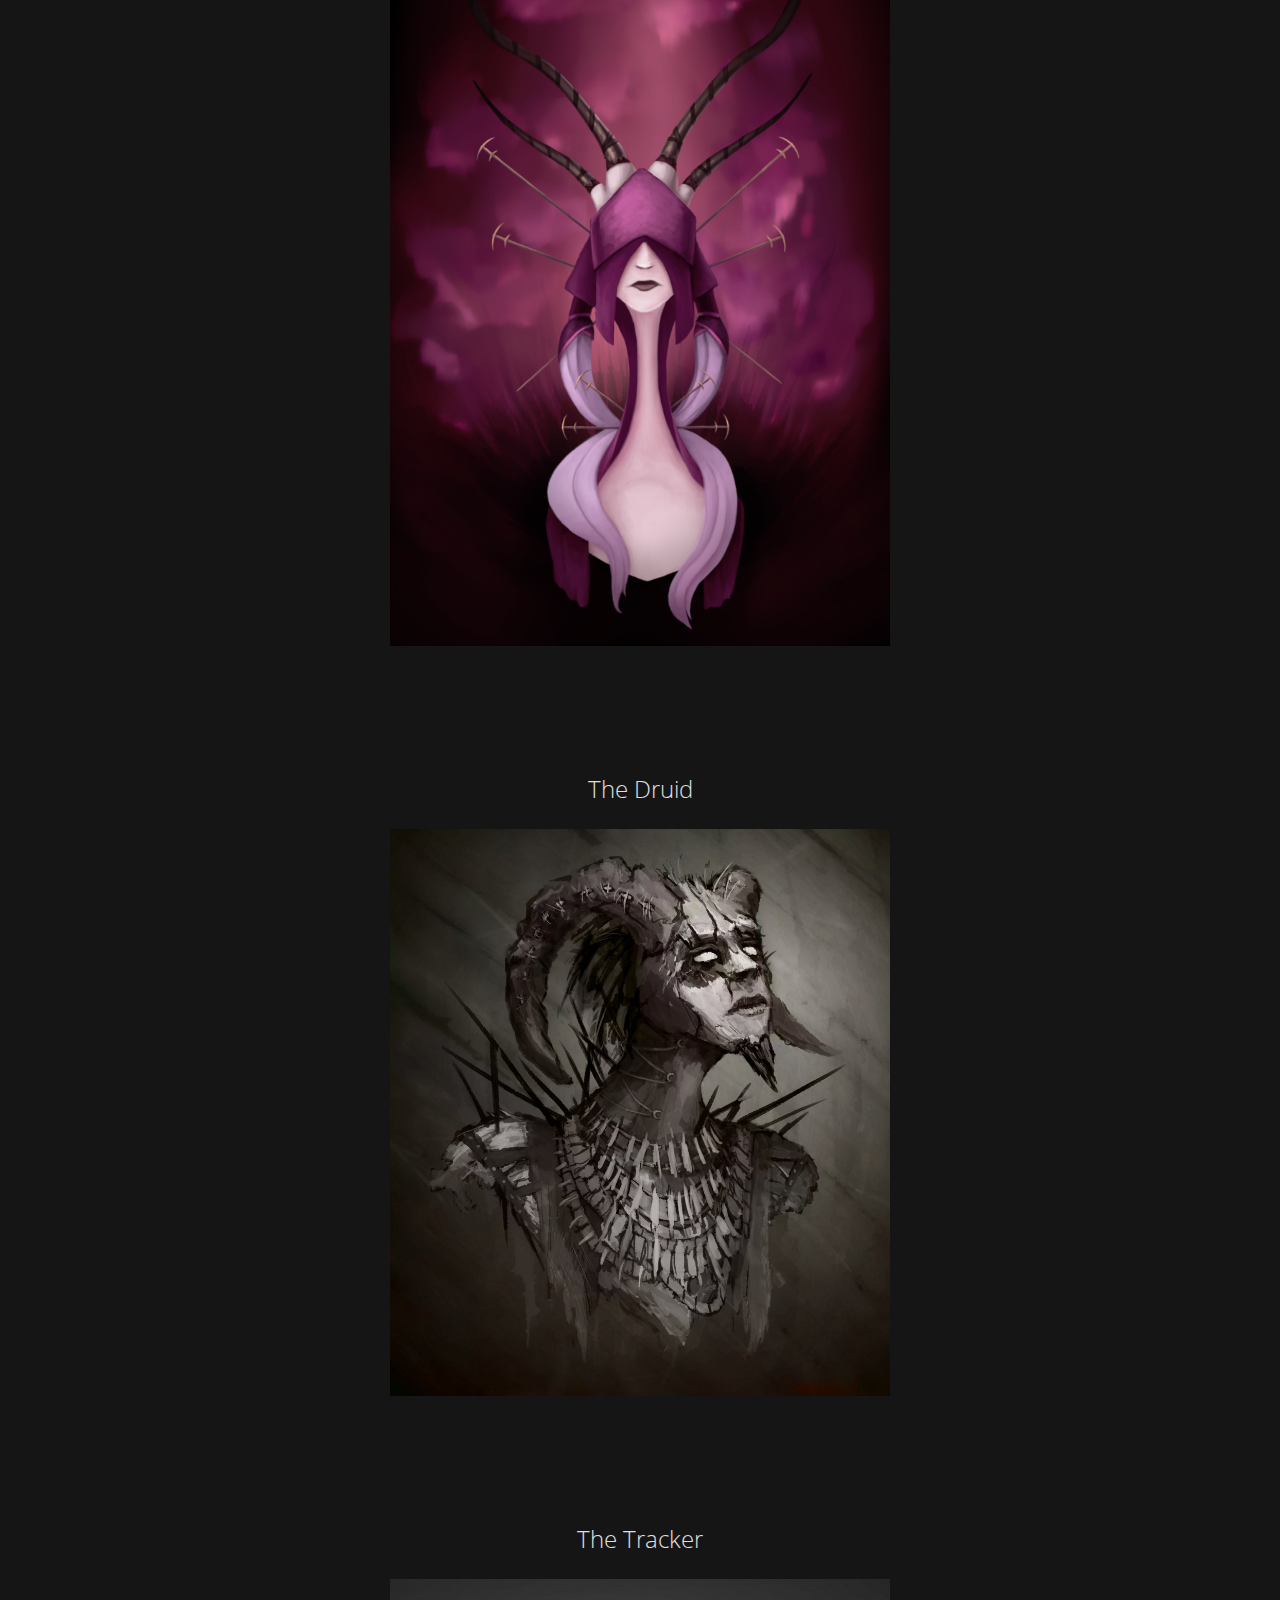
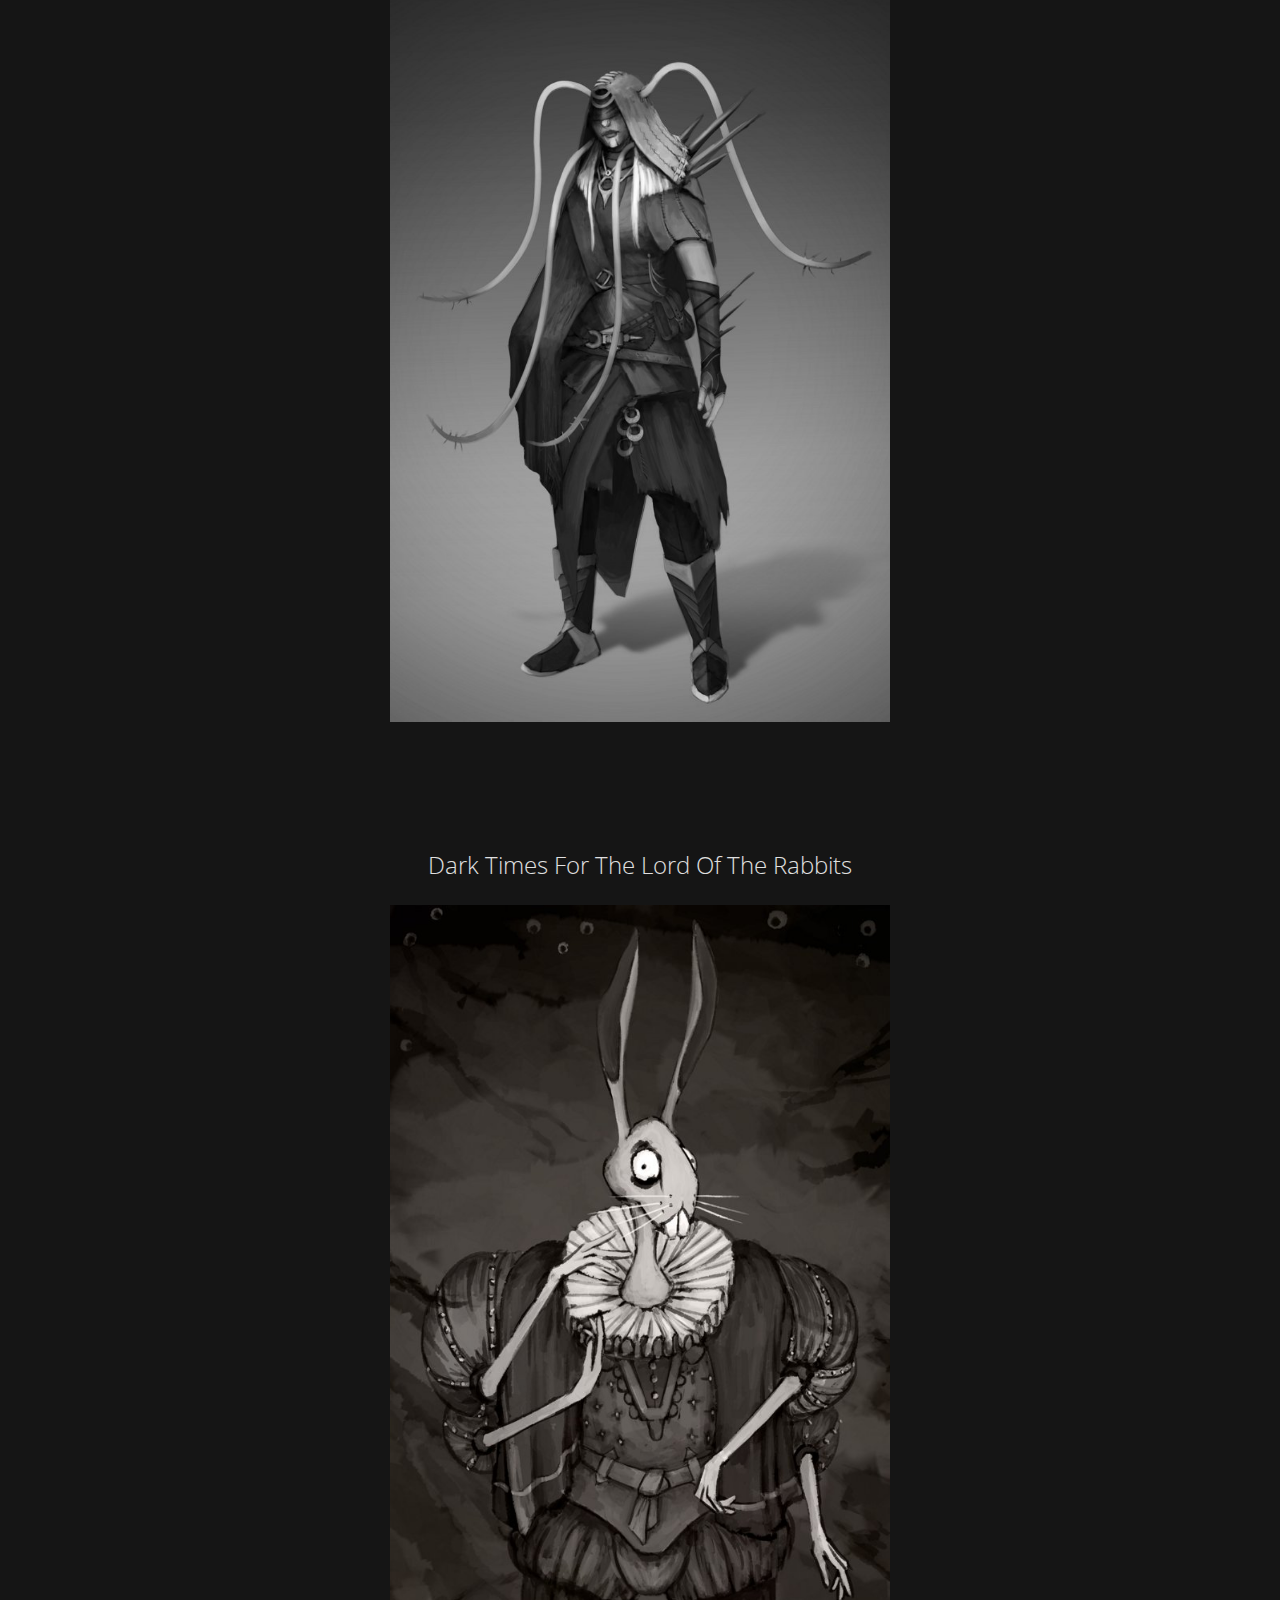
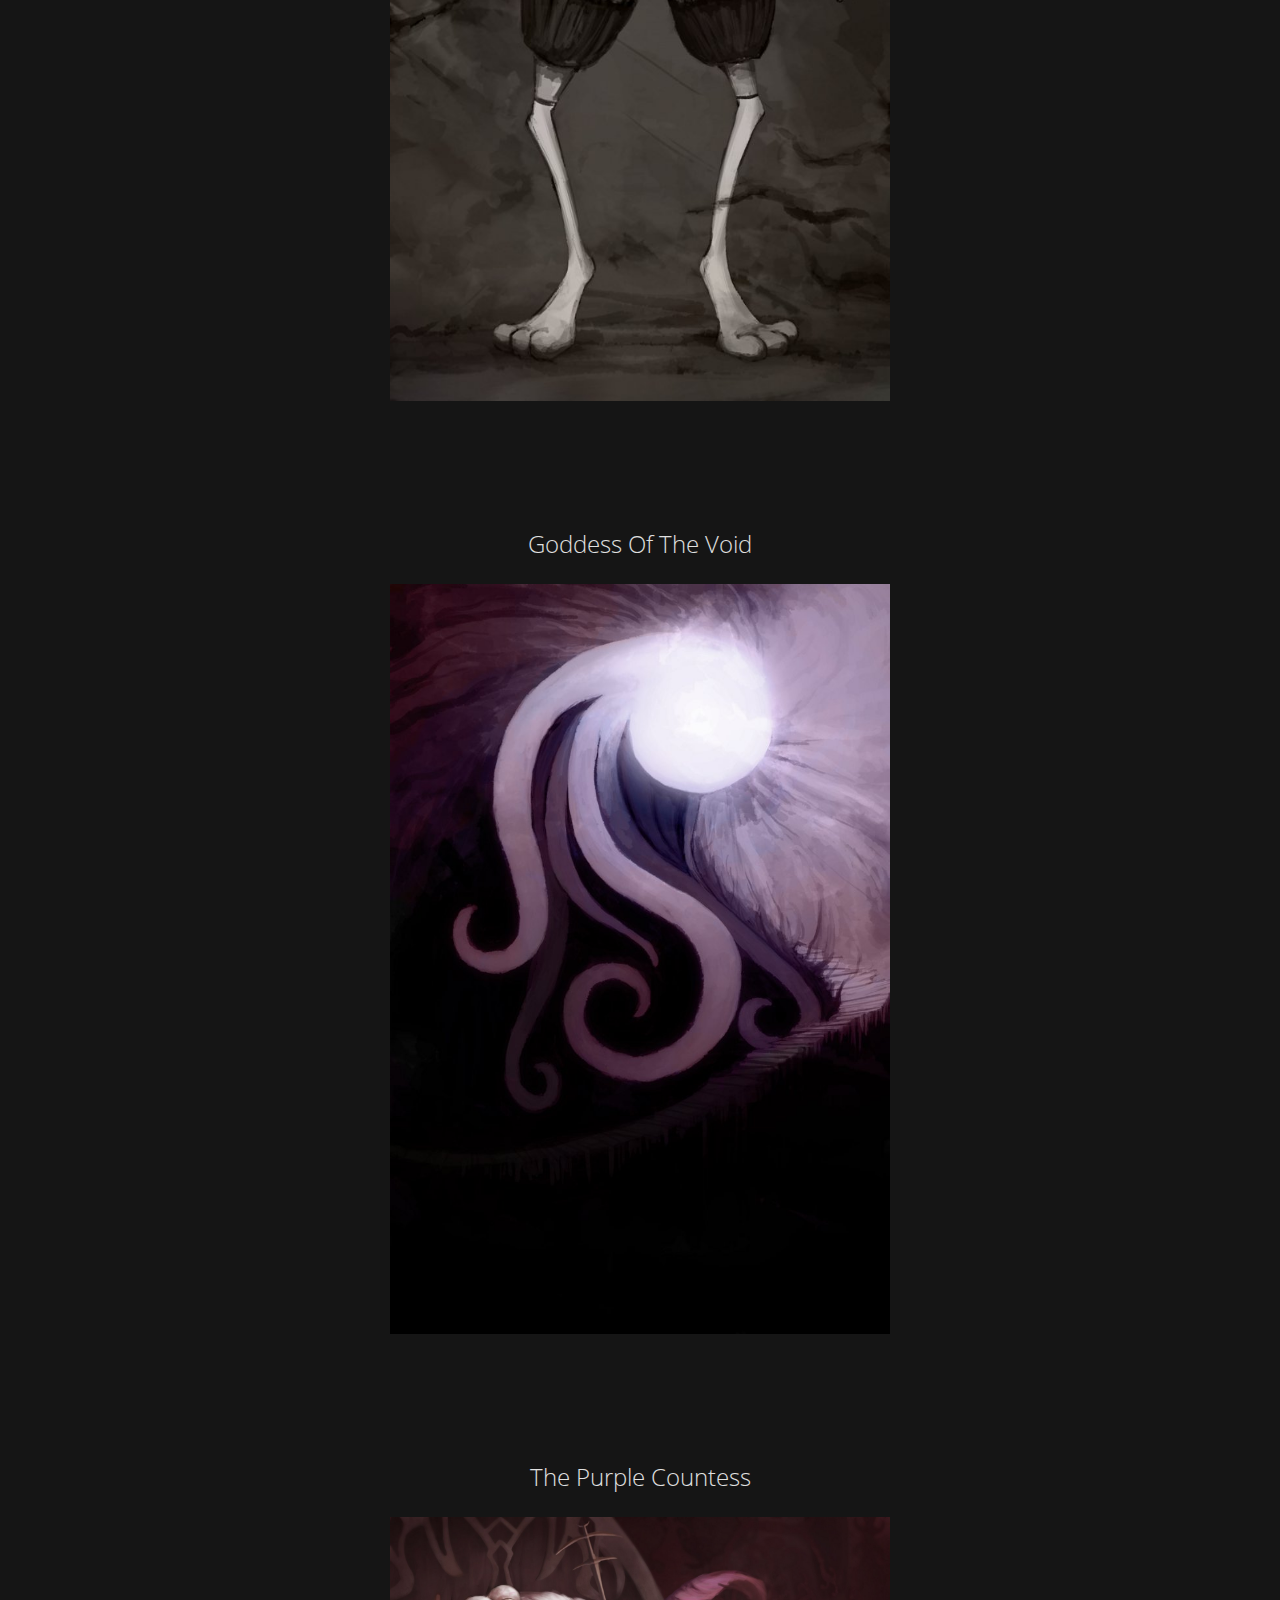
<file: art.html>
<!DOCTYPE html>
<html lang="fr">
	<head>
		<meta name="description" content="Vincent Delannoy. IMAC engineer." />
		<meta name="keywords" content="vincent, delannoy, imac, portfolio, it, computing, informatique, ingenieur, engineer" />
		<meta http-equiv="Content-Type" content="text/html; charset=utf-8" />
		<title>Vincent Delannoy - Ingénieur IMAC</title>
		<link rel="stylesheet" type="text/css" media="screen" href="css/style.css" />
	</head>
	
	<body>
		<header>
			<h1>Vincent Delannoy</h1>
			<img class="separator" src="images/site/round.png">
			<p class="subtitle">Portfolio artistique</p>
			<a href="index.html">Voir mon portfolio informatique</a>
		</header>
	
		<div class="artfolio">


			<div class="artBox">
				<p class="artTitle">Sibyl</p>
				<a  target="_blank" href="images/art/personal/Sibyl.jpg"><div><img class="visual" src="images/art/personal/Sibyl.jpg"></div></a>
			</div>
			
			<div class="artBox">
				<p class="artTitle">The Watchman</p>
				<a  target="_blank" href="images/art/personal/TheWatchman.jpg"><div><img class="visual" src="images/art/personal/TheWatchman.jpg"></div></a>
			</div>

			<div class="artBox">
				<p class="artTitle">The Keeper</p>
				<a  target="_blank" href="images/art/personal/TheKeeper.jpg"><div><img class="visual" src="images/art/personal/TheKeeper.jpg"></div></a>
			</div>

			<div class="artBox">
				<p class="artTitle">The Gate Keeper</p>
				<a  target="_blank" href="images/art/personal/TheGateKeeper.jpg"><div><img class="visual" src="images/art/personal/TheGateKeeper.jpg"></div></a>
			</div>

			<div class="artBox">
				<p class="artTitle">Ermeline</p>
				<a  target="_blank" href="images/art/personal/Ermeline.jpg"><div><img class="visual" src="images/art/personal/Ermeline.jpg"></div></a>
			</div>

			<div class="artBox">
				<p class="artTitle">Under The Black Veil</p>
				<a  target="_blank" href="images/art/personal/UnderTheBlackVeil.jpg"><div><img class="visual" src="images/art/personal/UnderTheBlackVeil.jpg"></div></a>
			</div>

			<div class="artBox">
				<p class="artTitle">The Supreme Leader</p>
				<a  target="_blank" href="images/art/personal/TheSupremeLeader.jpg"><div><img class="visual" src="images/art/personal/TheSupremeLeader.jpg"></div></a>
			</div>

			<div class="artBox">
				<p class="artTitle">Moving On</p>
				<a  target="_blank" href="images/art/personal/MovingOn.jpg"><div><img class="visual" src="images/art/personal/MovingOn.jpg"></div></a>
			</div>

			<div class="artBox">
				<p class="artTitle">Secrets</p>
				<a  target="_blank" href="images/art/personal/Secrets.jpg"><div><img class="visual" src="images/art/personal/Secrets.jpg"></div></a>
			</div>

			<div class="artBox">
				<p class="artTitle">Torments</p>
				<a  target="_blank" href="images/art/personal/Torments.jpg"><div><img class="visual" src="images/art/personal/Torments.jpg"></div></a>
			</div>

			<div class="artBox">
				<p class="artTitle">The Thing</p>
				<a  target="_blank" href="images/art/personal/TheThing.jpg"><div><img class="visual" src="images/art/personal/TheThing.jpg"></div></a>
			</div>

			<div class="artBox">
				<p class="artTitle">Devil's Child</p>
				<a target="_blank" href="images/art/personal/DevilChild.jpg"><img class="visual" src="images/art/personal/DevilChild.jpg"></a>
			</div>

			<div class="artBox">
				<p class="artTitle">The Very Aware</p>
				<a  target="_blank" href="images/art/personal/TheVeryAware.jpg"><div><img class="visual" src="images/art/personal/TheVeryAware.jpg"></div></a>
			</div>

			<div class="artBox">
				<p class="artTitle">The Druid</p>
				<a  target="_blank" href="images/art/personal/TheDruid.jpg"><div><img class="visual" src="images/art/personal/TheDruid.jpg"></div></a>
			</div>

			<div class="artBox">
				<p class="artTitle">The Tracker</p>
				<a  target="_blank" href="images/art/personal/TheTracker.jpg"><div><img class="visual" src="images/art/personal/TheTracker.jpg"></div></a>
			</div>

			<div class="artBox">
				<p class="artTitle">Dark Times For The Lord Of The Rabbits</p>
				<a target="_blank" href="images/art/personal/DarkTimesForTheLordOfTheRabbits.jpg"><img class="visual" src="images/art/personal/DarkTimesForTheLordOfTheRabbits.jpg"></a>
			</div>

			<div class="artBox">
				<p class="artTitle">Goddess Of The Void</p>
				<a  target="_blank" href="images/art/personal/GoddessOfTheVoid.jpg"><div><img class="visual" src="images/art/personal/GoddessOfTheVoid.jpg"></div></a>
			</div>

			<div class="artBox">
				<p class="artTitle">The Purple Countess</p>
				<a  target="_blank" href="images/art/personal/ThePurpleCountess.jpg"><div><img class="visual" src="images/art/personal/ThePurpleCountess.jpg"></div></a>
			</div>

		</div>

	</body>
</html>
</file>
<file: css/style.css>
/* line 3, ../sass/style.scss */
a {
  color: #f0f0f0;
  text-decoration: none;
  padding-bottom: 2px;
  transition-duration: 0.3s;
  position: relative;
}

/* line 11, ../sass/style.scss */
a:hover {
  color: white;
}

/* line 15, ../sass/style.scss */
.linkAnim {
  text-decoration: none;
  padding-bottom: 6px;
  display: block;
  float: left;
  vertical-align: middle;
  transition: all 0.25s;
  position: relative;
}

/* line 25, ../sass/style.scss */
.linkAnim:hover {
  color: white !important;
}

/* line 29, ../sass/style.scss */
.linkAnim:before {
  width: 0%;
  height: 1px;
  content: '';
  background: rgba(255, 255, 255, 0.75);
  position: absolute;
  transition: all 0.4s;
  bottom: 0;
  left: 20%;
}

/* line 40, ../sass/style.scss */
.linkAnim:hover::before {
  width: 60%;
  content: '';
  background: white;
  position: absolute;
  transition: all 0.3s;
}

/* line 48, ../sass/style.scss */
.separator {
  display: block;
  width: 6px;
  height: 6px;
  margin: 20px auto;
}

/* line 55, ../sass/style.scss */
header {
  text-align: center;
  text-transform: uppercase;
  letter-spacing: 5px;
  margin: 8vh 0px 4vh 0px;
}
/* line 62, ../sass/style.scss */
header h1 {
  letter-spacing: 12px;
  font-size: 32px;
  margin: 40px 0px 10px 0px;
}
/* line 68, ../sass/style.scss */
header .subtitle {
  font-size: 18px;
  margin: 5px 5px 20px 5px;
}
/* line 73, ../sass/style.scss */
header a {
  font-size: 10px;
  line-height: 1px;
  padding-bottom: 2px;
  color: #d3d3d3;
  border-bottom: 1px solid #7e7e7e;
  font-weight: lighter;
}

/* line 84, ../sass/style.scss */
body {
  background-color: #151515;
  color: #e0e0e0;
  font-family: "openSans";
}
/* line 93, ../sass/style.scss */
body .itMenu {
  display: flex;
  flex-direction: column;
}
/* line 97, ../sass/style.scss */
body .itMenu .project {
  display: block;
  width: 80%;
  max-width: 850px;
  min-width: 250px;
  margin: 40px auto;
  background-color: #181818;
  padding: 20px;
  box-shadow: 6px 10px 12px 10px rgba(0, 0, 0, 0.15);
}
@media screen and (min-width: 900px) {
  /* line 107, ../sass/style.scss */
  body .itMenu .project .horizontal {
    display: flex;
    flex-direction: row;
  }
}
@media screen and (max-width: 900px) {
  /* line 107, ../sass/style.scss */
  body .itMenu .project .horizontal {
    display: flex;
    flex-direction: column;
  }
}
/* line 118, ../sass/style.scss */
body .itMenu .project .projMainVisual {
  float: left;
  display: inline-block;
  max-height: 350px;
  width: 80%;
  height: auto;
  margin: 20px auto 20px auto;
}
/* line 128, ../sass/style.scss */
body .itMenu .project .projInfos {
  display: flex;
  flex-direction: column;
  float: left;
  min-height: 300px;
}
@media screen and (min-width: 900px) {
  /* line 128, ../sass/style.scss */
  body .itMenu .project .projInfos {
    margin-left: 30px;
  }
}
/* line 138, ../sass/style.scss */
body .itMenu .project .projInfos .projTitle {
  font-size: 28px;
  font-weight: bold;
  margin-bottom: 4px;
  margin-top: 5px;
}
/* line 147, ../sass/style.scss */
body .itMenu .project .projInfos .projIitleBox .box {
  background-color: #353535;
  margin: 4px;
  padding: 4px 6px;
  display: inline-block;
}
/* line 154, ../sass/style.scss */
body .itMenu .project .projInfos .projIitleBox .collaborators {
  font-size: 14px;
  font-weight: bold;
  color: #B5B5B5;
}
/* line 160, ../sass/style.scss */
body .itMenu .project .projInfos .projIitleBox .collaborators p {
  display: block;
  float: left;
  margin: 2px 6px;
  padding: 2px 6px;
}
/* line 166, ../sass/style.scss */
body .itMenu .project .projInfos .projIitleBox .collaborators .collab {
  background-color: rgba(0, 0, 0, 0);
  margin: 2px 0px;
  padding: 2px 0px;
  display: block;
  float: left;
  position: relative;
  color: #CCCCCC;
}
/* line 179, ../sass/style.scss */
body .itMenu .project .projInfos .projDesc {
  margin: 10px auto;
  width: 100%;
  font-size: 16px;
  text-align: left;
  letter-spacing: 1.5px;
}
/* line 193, ../sass/style.scss */
body .itMenu .project .projOtherVisuals div {
  width: 30%;
  display: inline-block;
  margin: auto;
  margin: 1%;
}
@media screen and (max-width: 600px) {
  /* line 193, ../sass/style.scss */
  body .itMenu .project .projOtherVisuals div {
    width: 100%;
    height: 150px;
  }
}
/* line 202, ../sass/style.scss */
body .itMenu .project .projOtherVisuals div .thumnail {
  width: 100%;
  margin: auto;
  top: 0px;
}
/* line 215, ../sass/style.scss */
body .artfolio {
  display: block;
  width: 80%;
  margin: 40px auto;
  display: flex;
  flex-direction: column;
}
/* line 223, ../sass/style.scss */
body .artfolio .artBox {
  display: flex;
  flex-direction: column;
  max-width: 500px;
  margin: 50px auto;
}
/* line 231, ../sass/style.scss */
body .artfolio .artBox a {
  display: inline-block;
}
/* line 235, ../sass/style.scss */
body .artfolio .artBox .artTitle {
  display: block;
  text-align: center;
  font-size: 24px;
}
/* line 241, ../sass/style.scss */
body .artfolio .artBox .visual {
  display: block;
  width: 100%;
  margin: auto;
}

@font-face {
  font-family: "openSans";
  src: url("../fonts/OpenSans-Regular.ttf");
}

@font-face {
  font-family: "openSans";
  font-weight: lighter;
  src: url("../fonts/OpenSans-Light.ttf");
}

@font-face {
  font-family: "openSans";
  font-weight: bold;
  src: url("../fonts/OpenSans-Bold.ttf");
}
</file>
